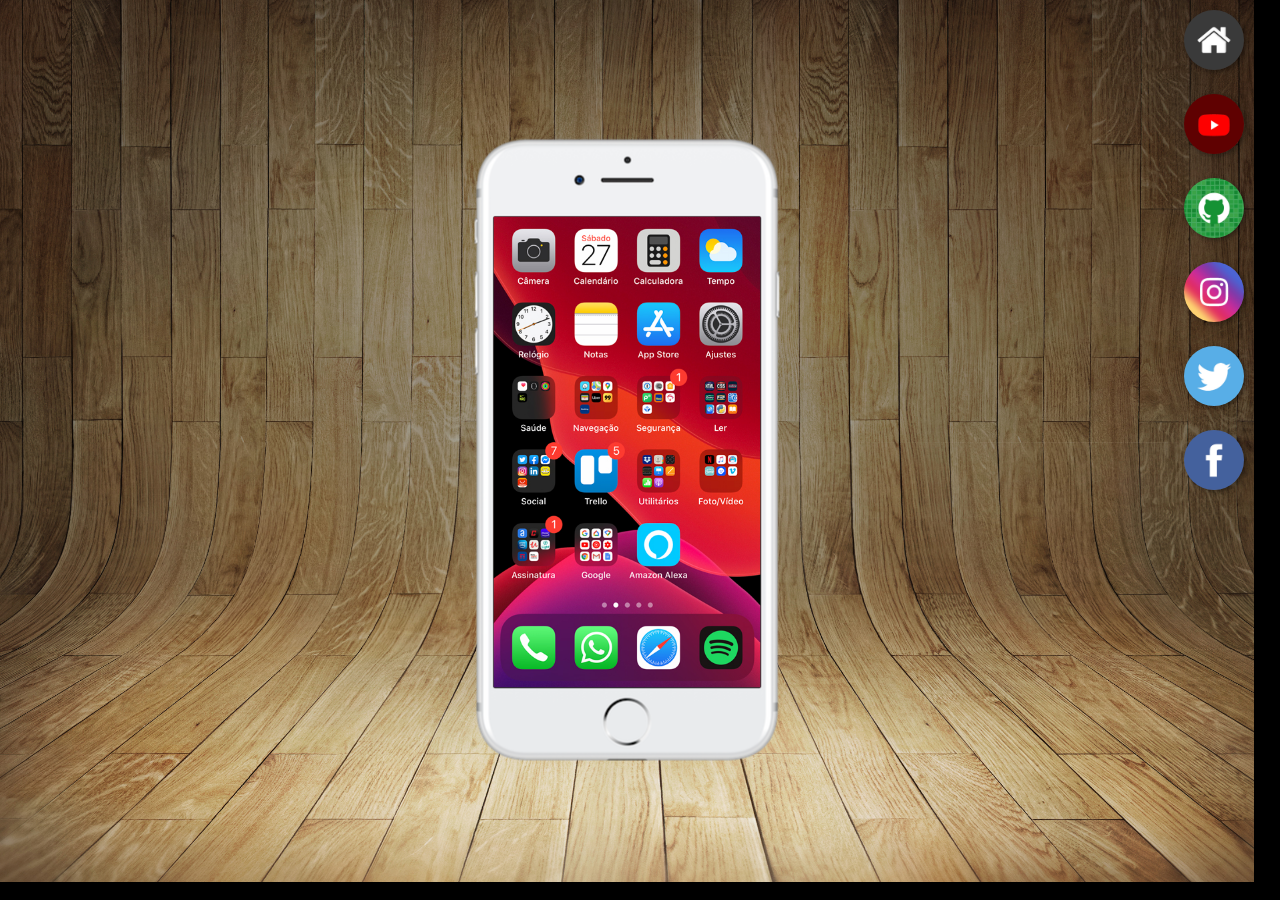
<file: index.html>
<!DOCTYPE html>
<html lang="pt-br">
<head>
    <meta charset="UTF-8">
    <meta http-equiv="X-UA-Compatible" content="IE=edge">
    <meta name="viewport" content="width=device-width, initial-scale=1.0">
    <link rel="shortcut icon" href="favicon.ico" type="image/x-icon">
    <link rel="stylesheet" href="estilos/style.css">
    <title>Projeto Redes Sociais</title>
</head>
<body>
    <main>
        <section id="telefone">
            <iframe src="home.html" name="tela" id="tela" frameborder="0">
                Seu navegador não é compatível com isso 
            </iframe>
        </section>
        <section id="redes-sociais">
            <a href="home.html" target="tela"><img src="imagens/logo-home.jpg" alt="Home"></a> <br>
            <a href="youtube.html" target="tela"><img src="imagens/logo-youtube.jpg" alt="YouTube"></a> <br>
            <a href="github.html" target="tela"><img src="imagens/logo-github.jpg" alt="GitHub"></a> <br>
            <a href="instagram.html" target="tela"><img src="imagens/logo-instagram.jpg" alt="Instagram"></a> <br>
            <a href="twitter.html" target="tela"><img src="imagens/logo-twitter.jpg" alt="Twitter"></a> <br>
            <a href="facebook.html" target="tela"><img src="imagens/logo-facebook.jpg" alt="Facebook"></a>
        </section>
    </main>
</body>
</html>
</file>
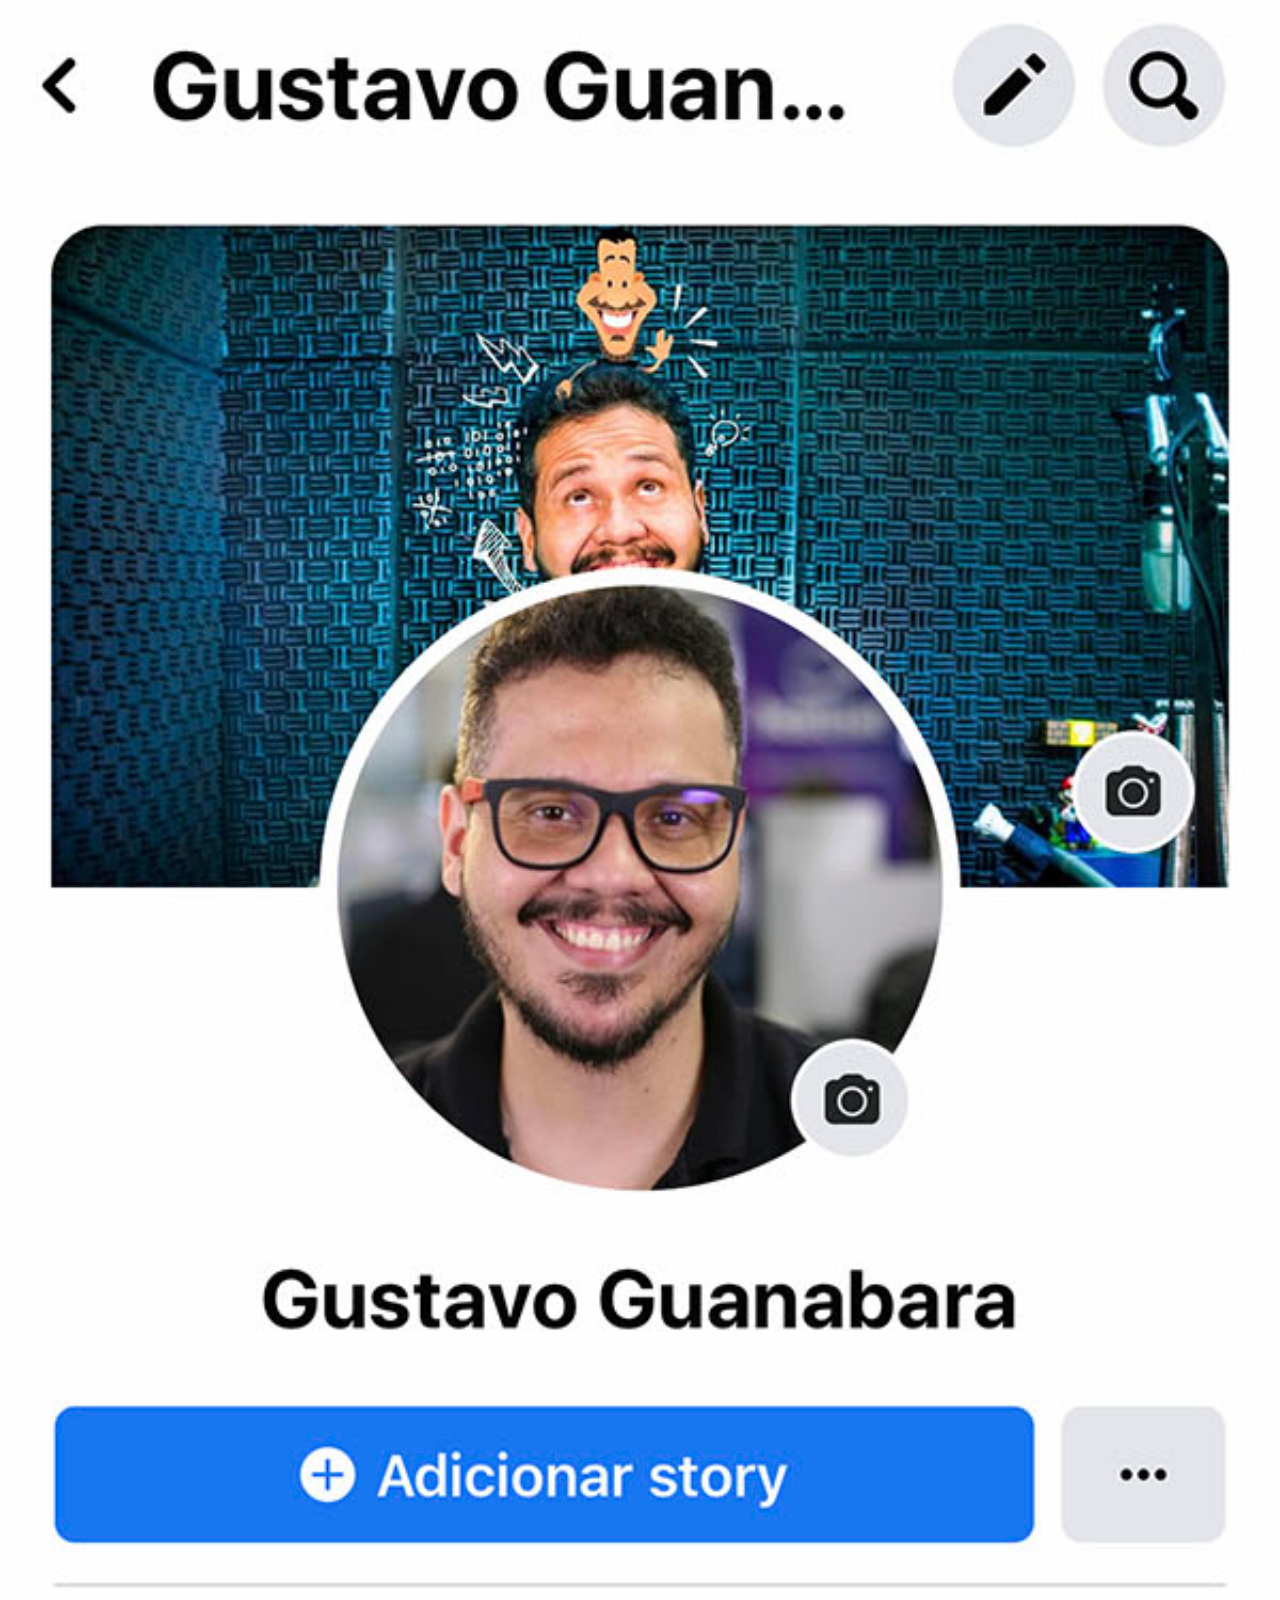
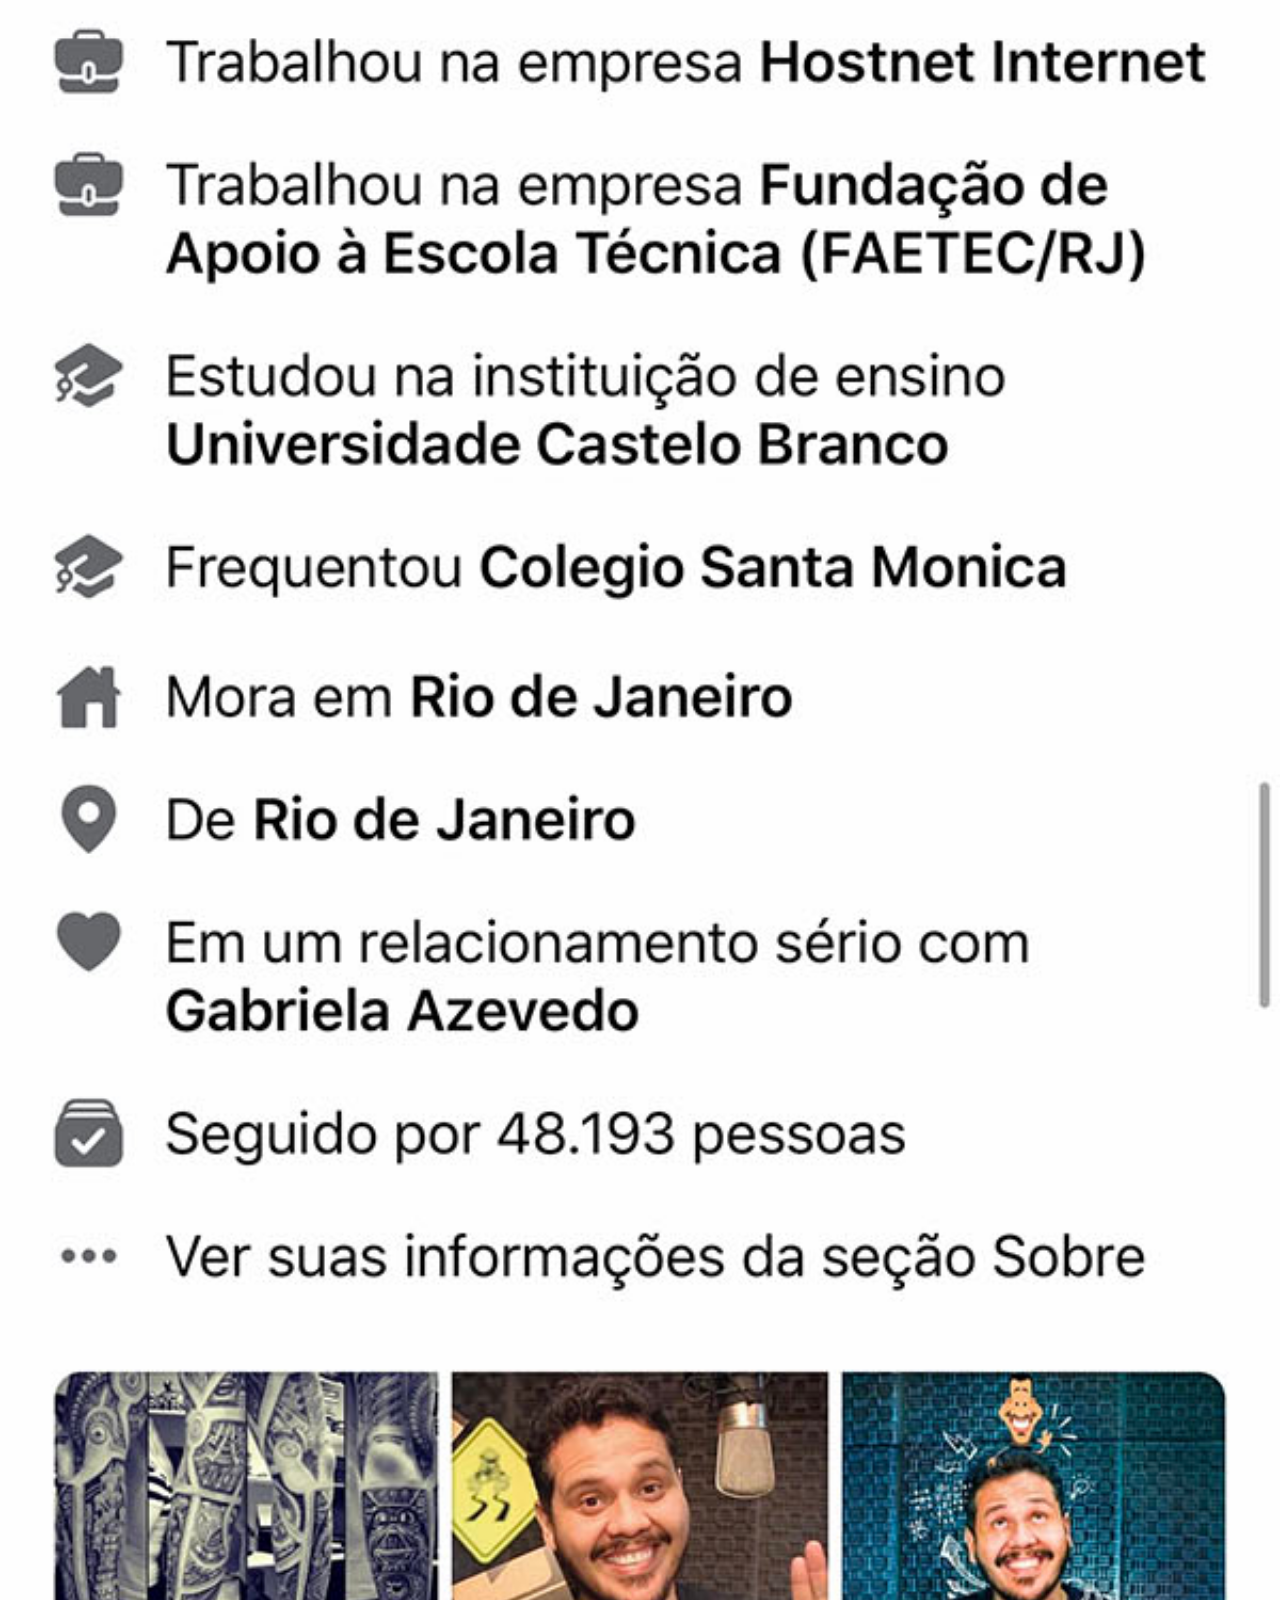
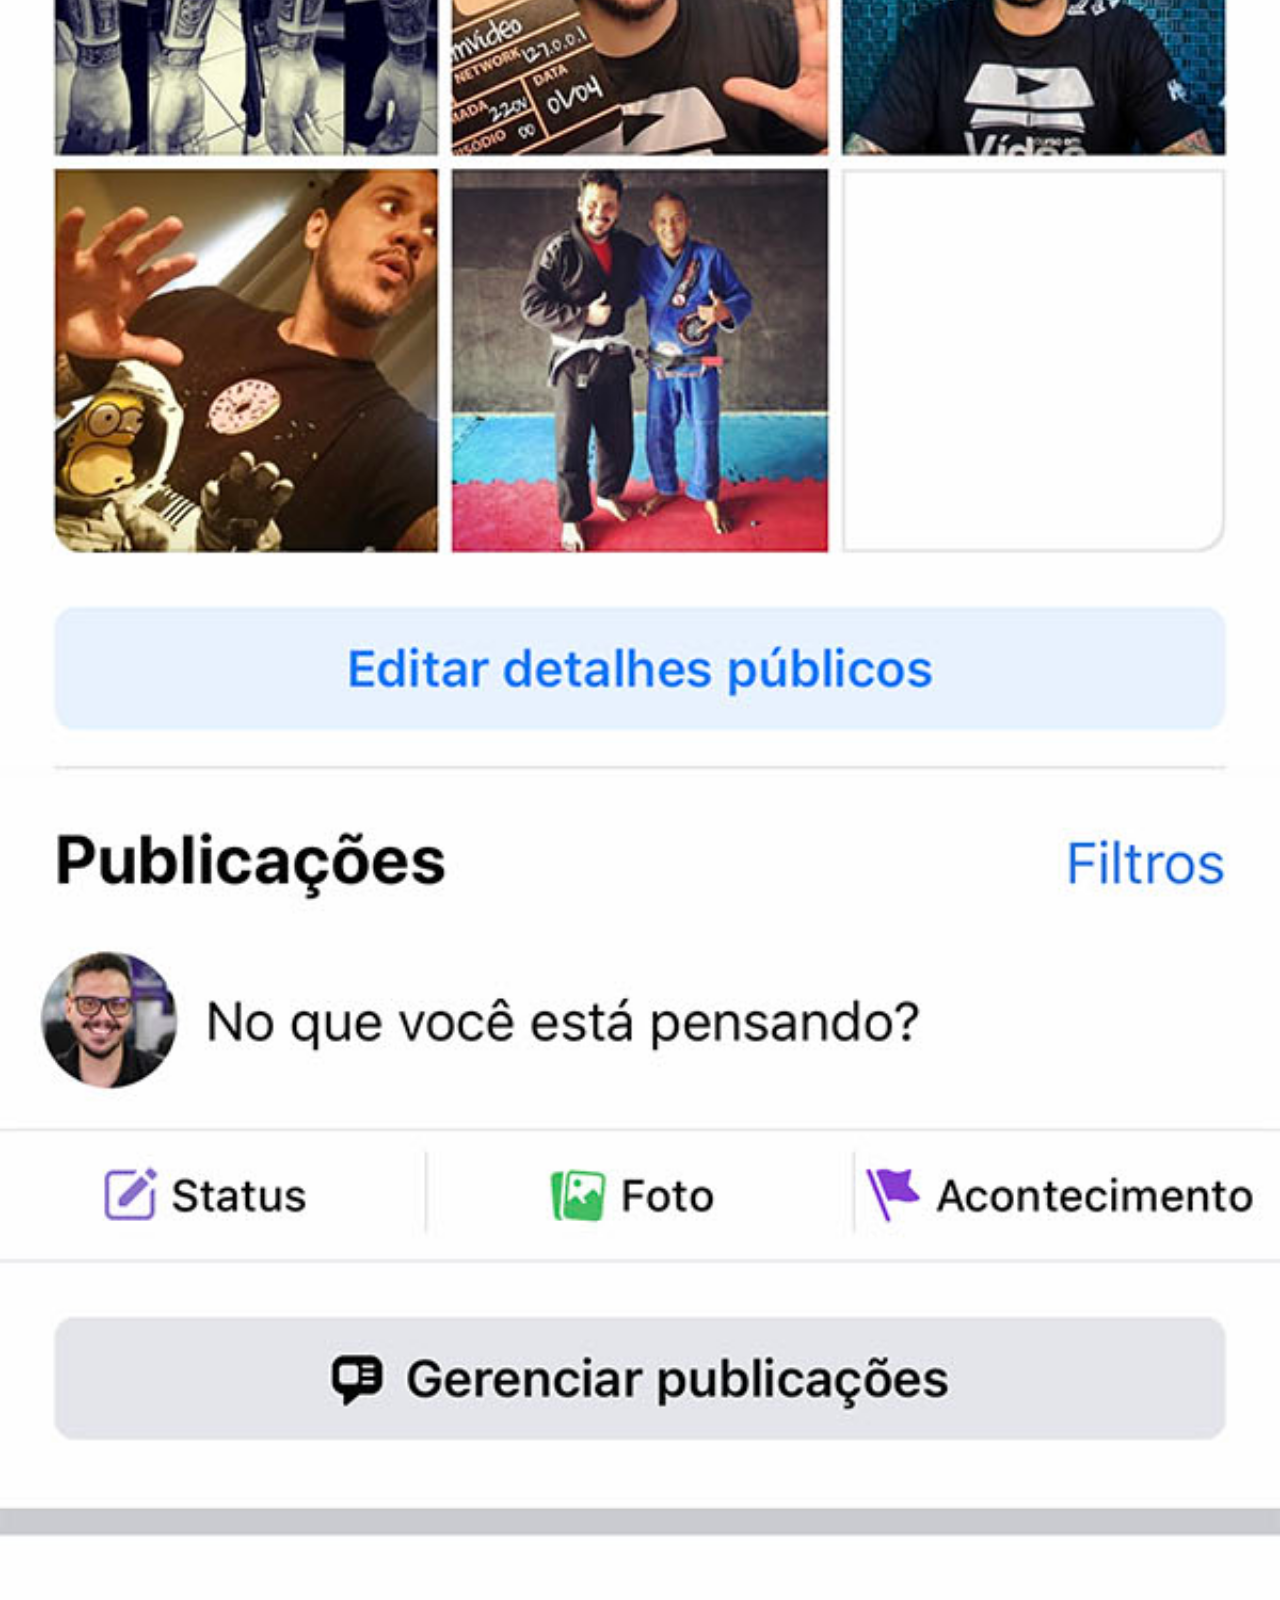
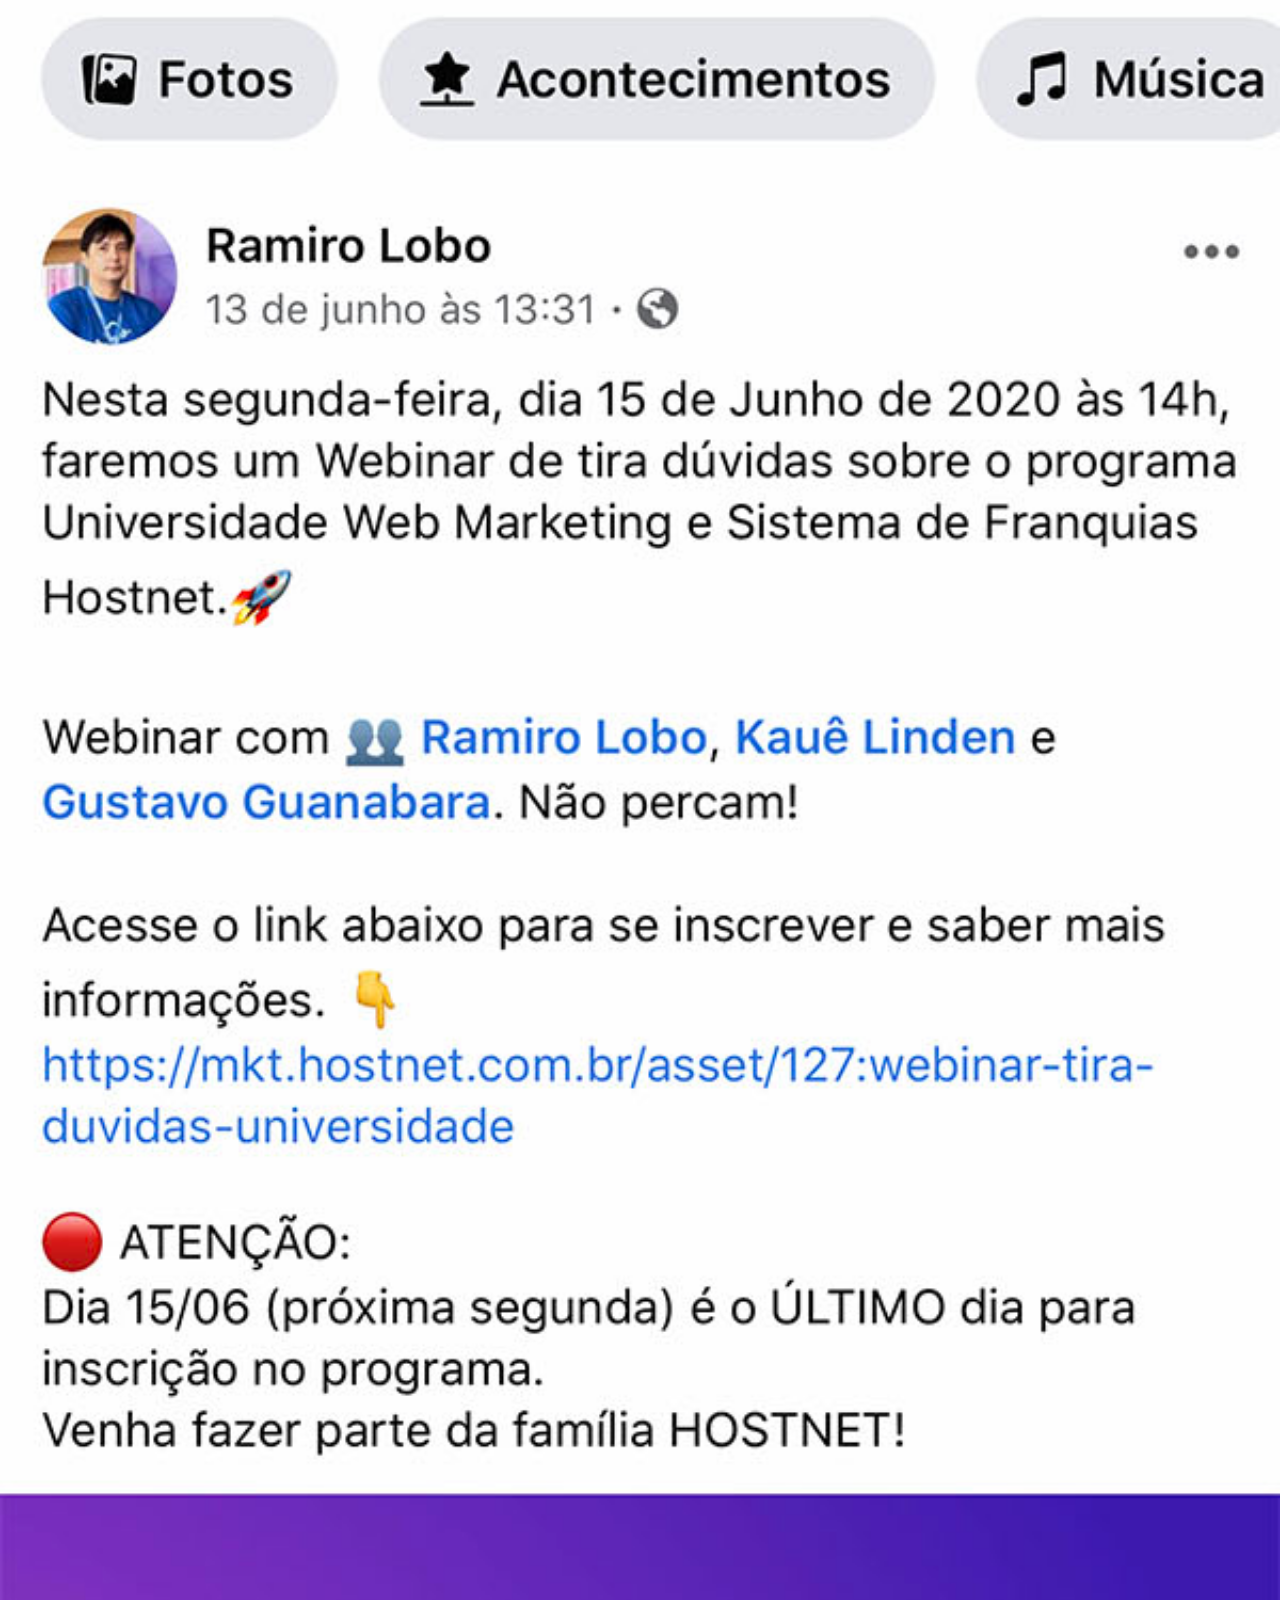
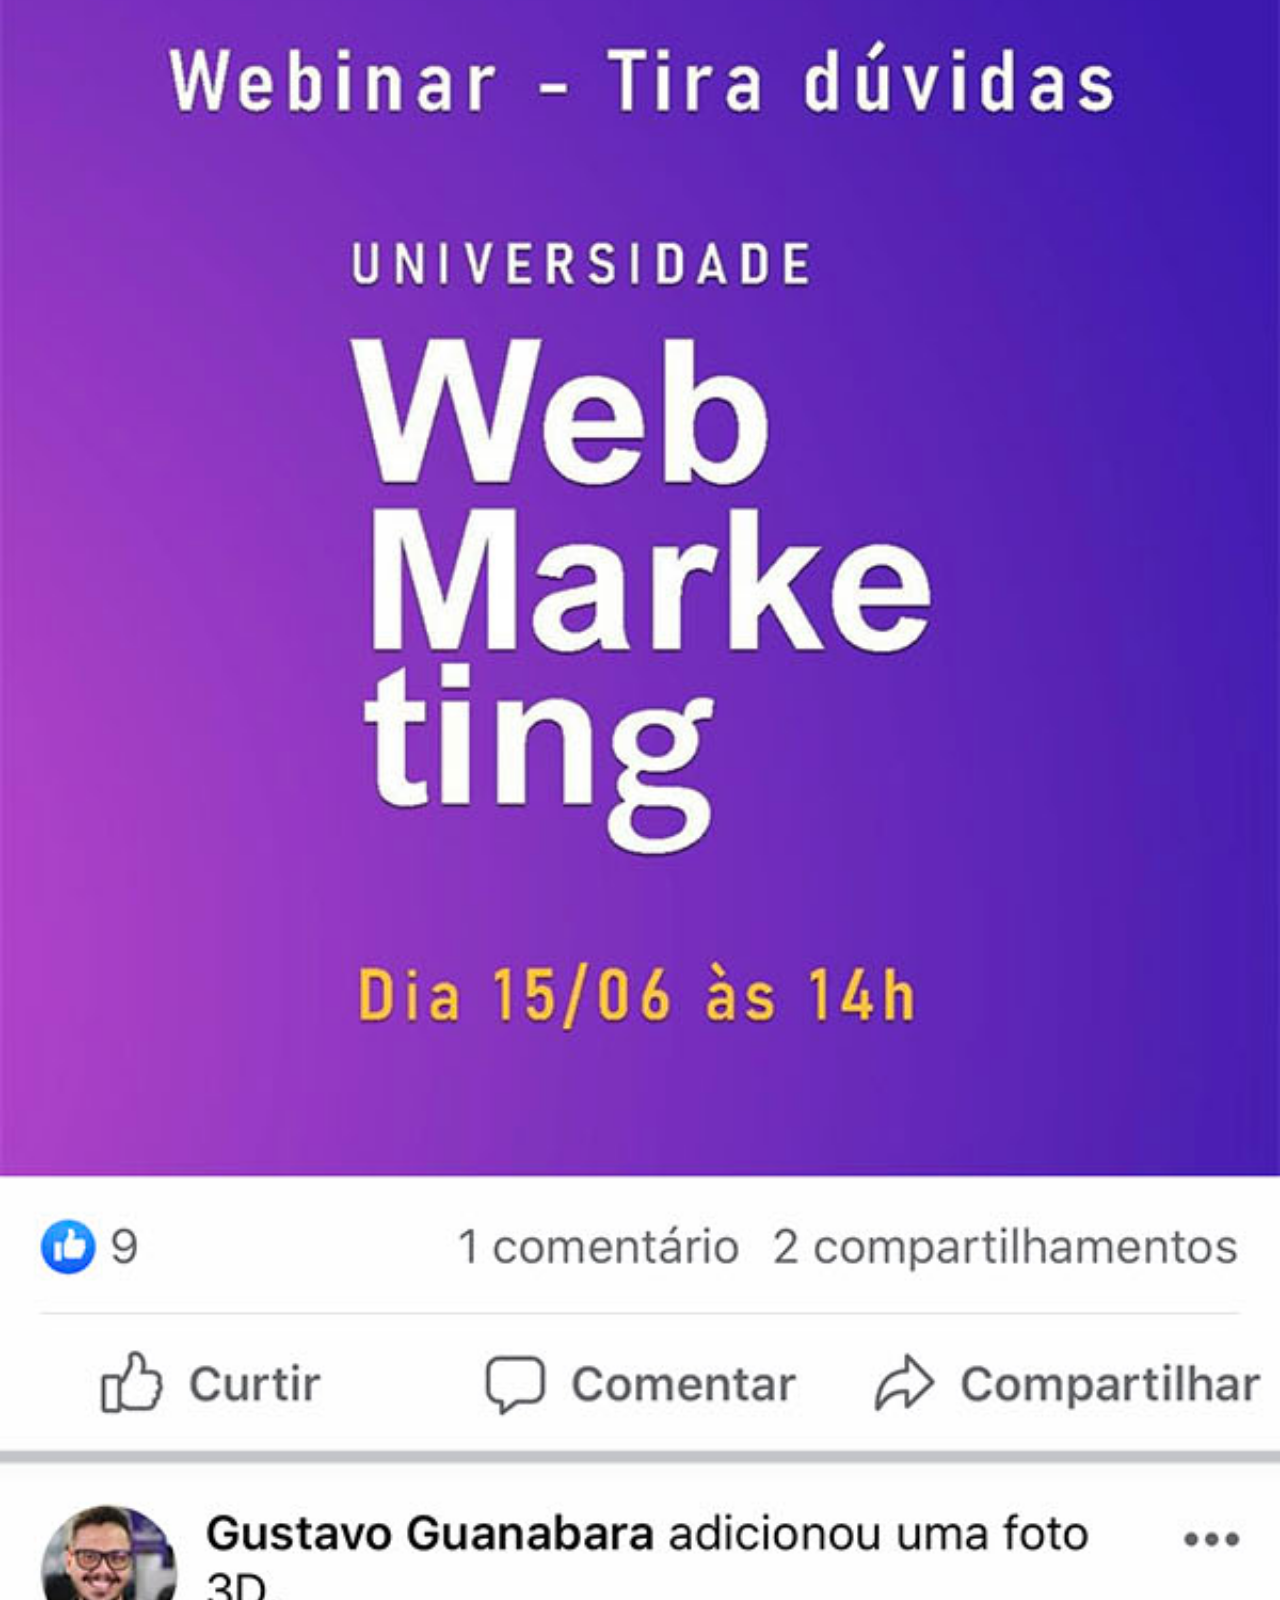
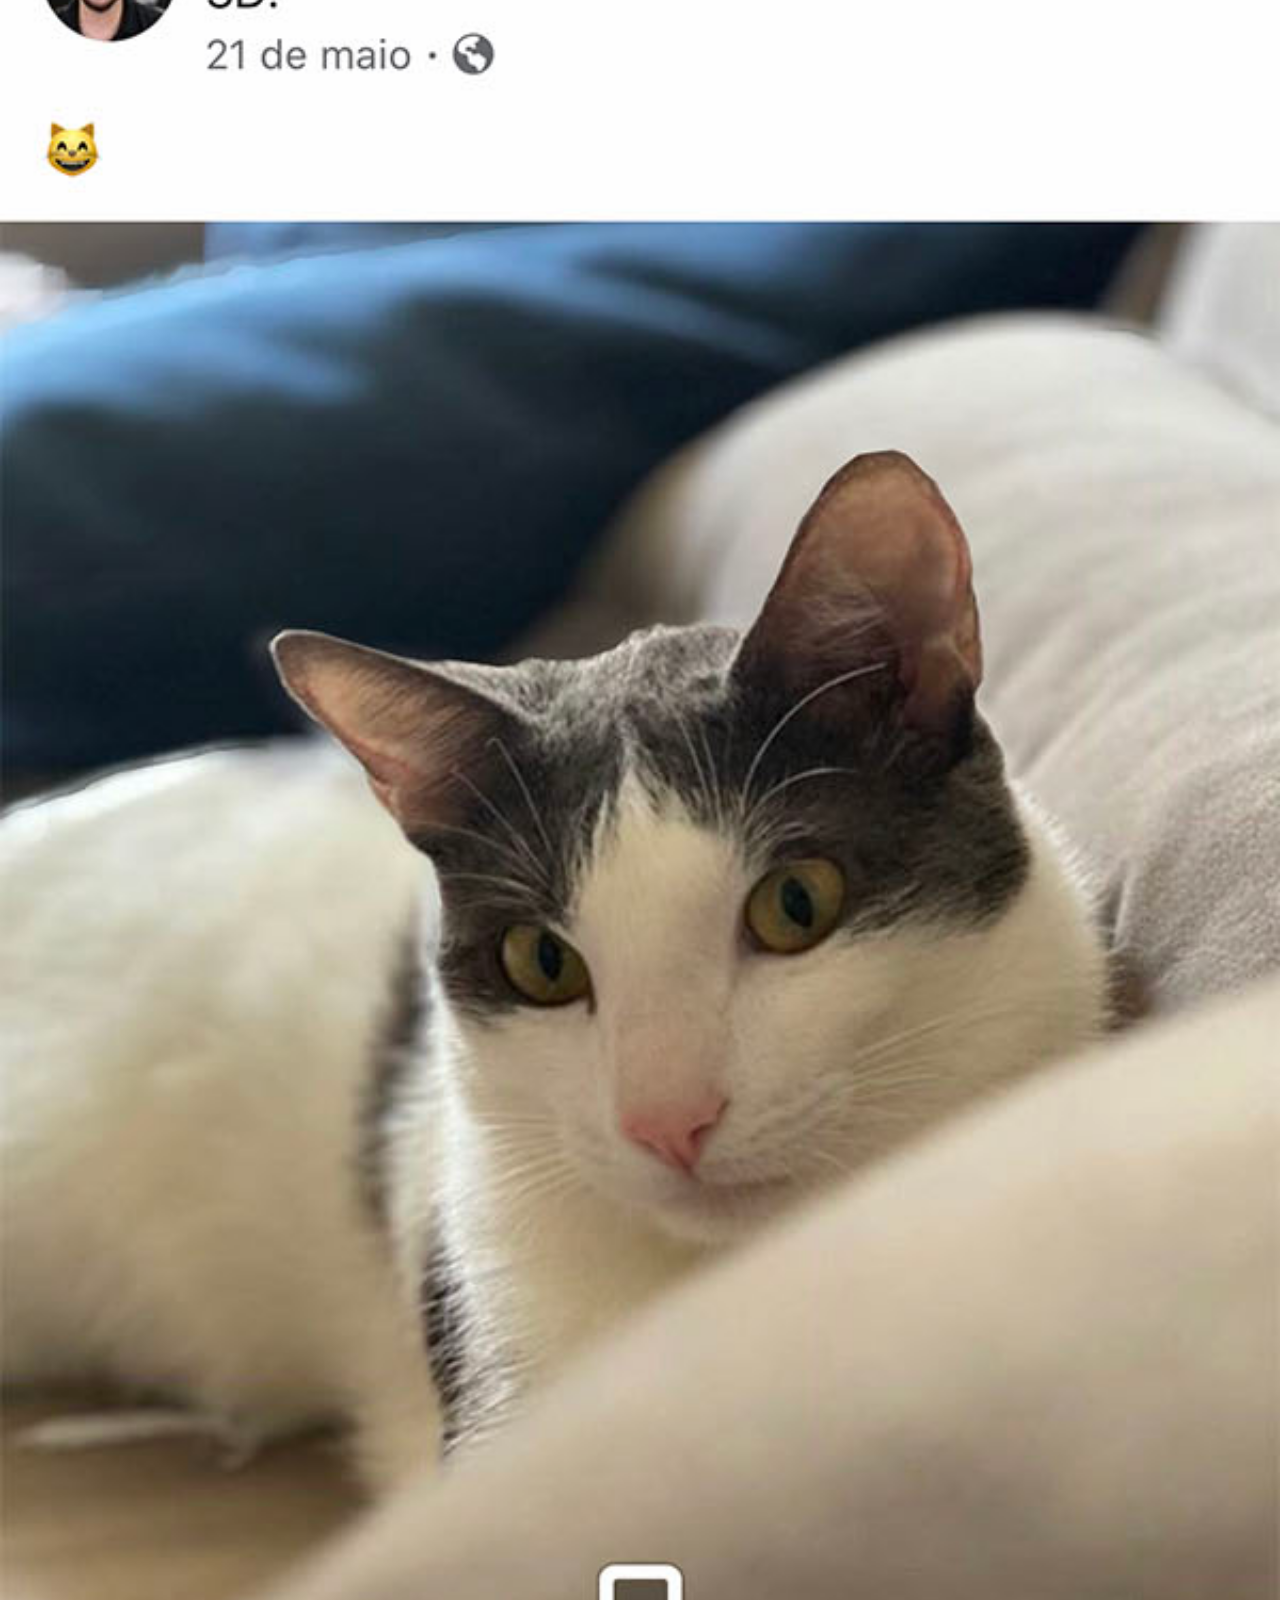
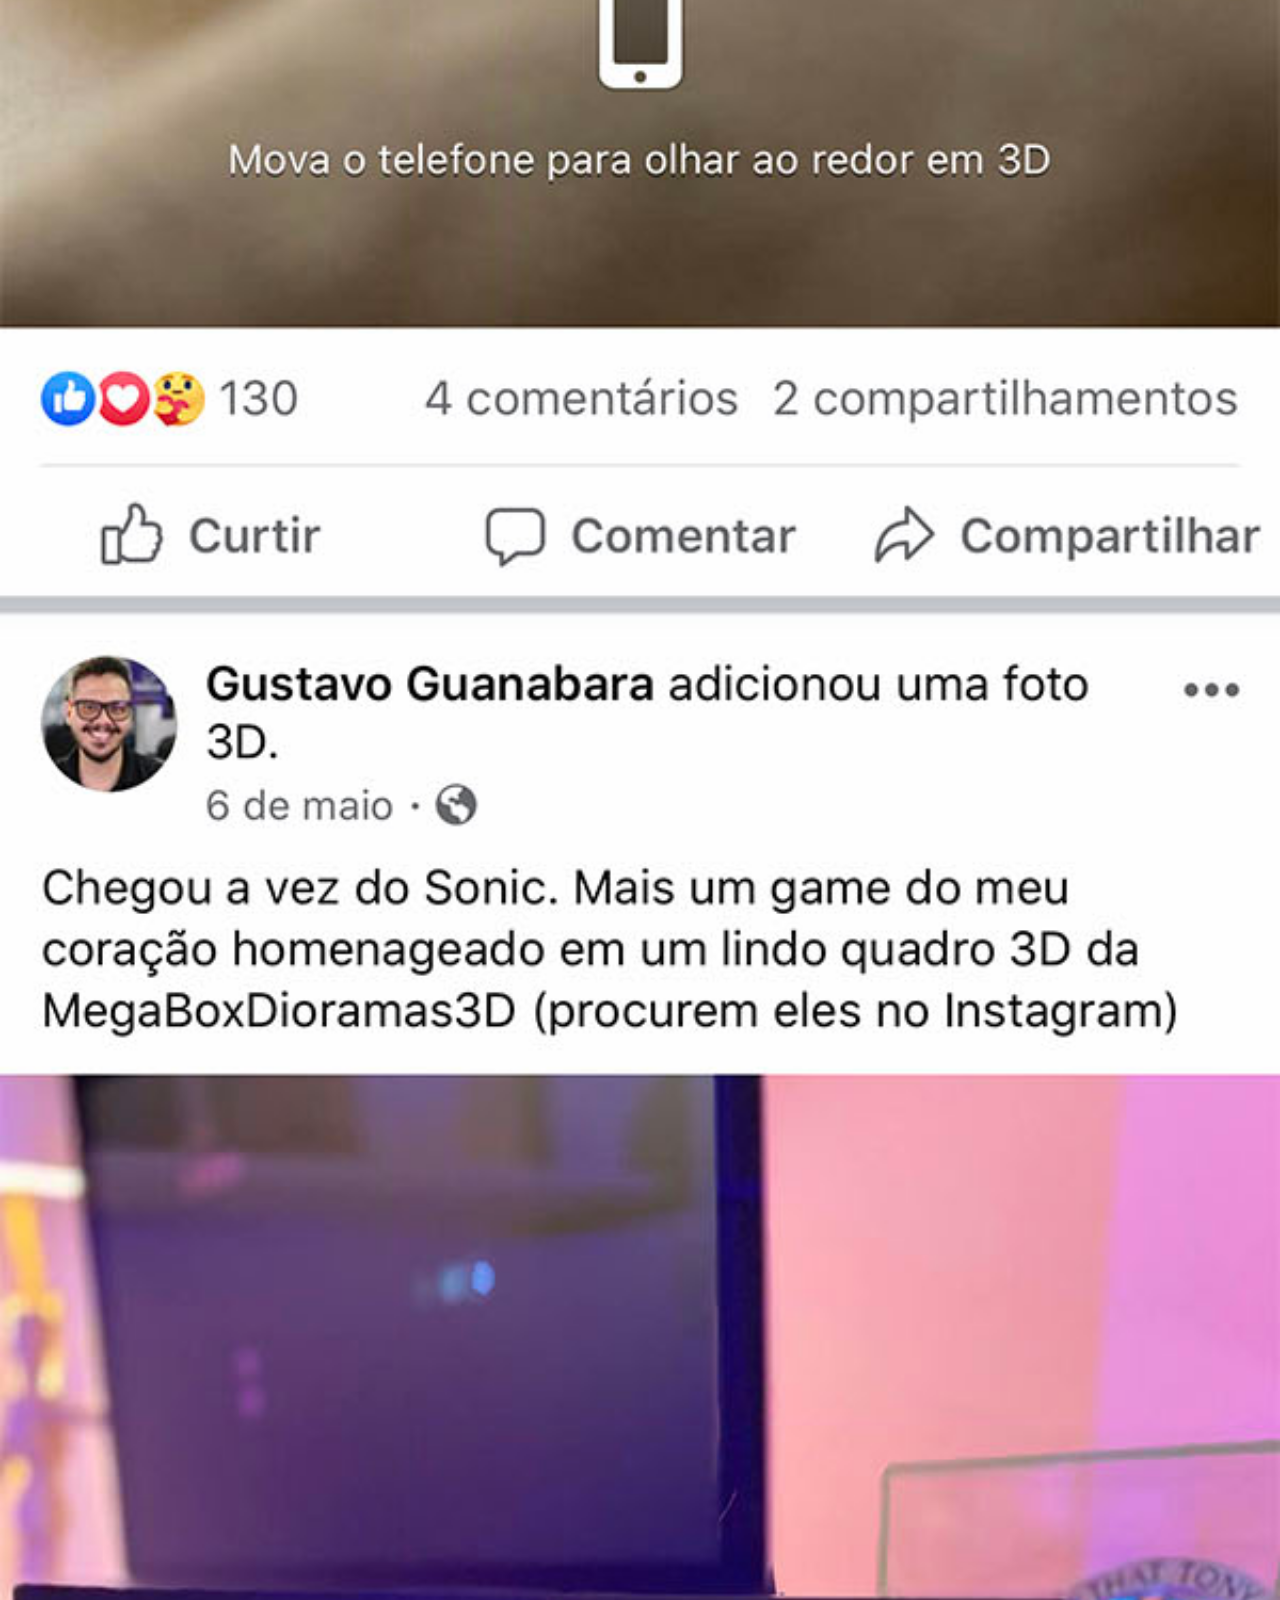
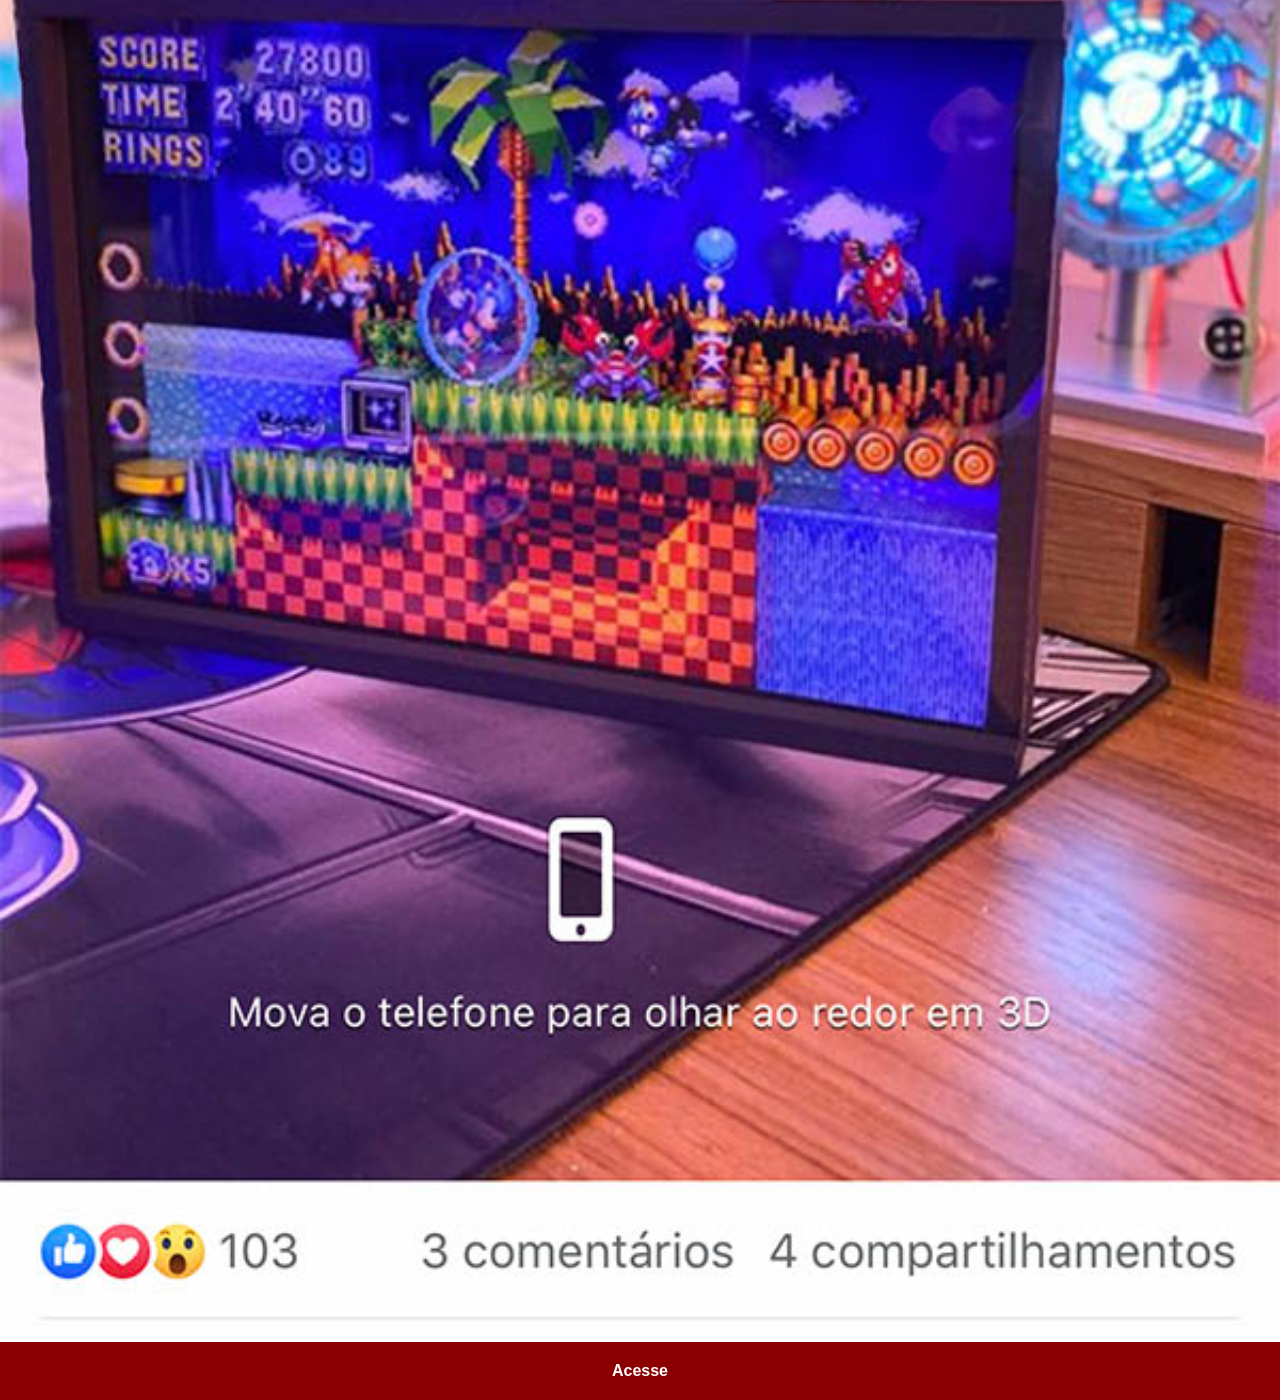
<file: facebook.html>
<!DOCTYPE html>
<html lang="pt-br">
<head>
    <meta charset="UTF-8">
    <meta http-equiv="X-UA-Compatible" content="IE=edge">
    <meta name="viewport" content="width=device-width, initial-scale=1.0">
    <link rel="stylesheet" href="estilos/social.css">
    <title>Facebook</title>
</head>
<body>
    <img src="imagens/tela-facebook.jpg" alt="Facebook">
    <a href="https://www.facebook.com/gustavoguanabara" target="_blank">Acesse</a>
</body>
</html>
</file>
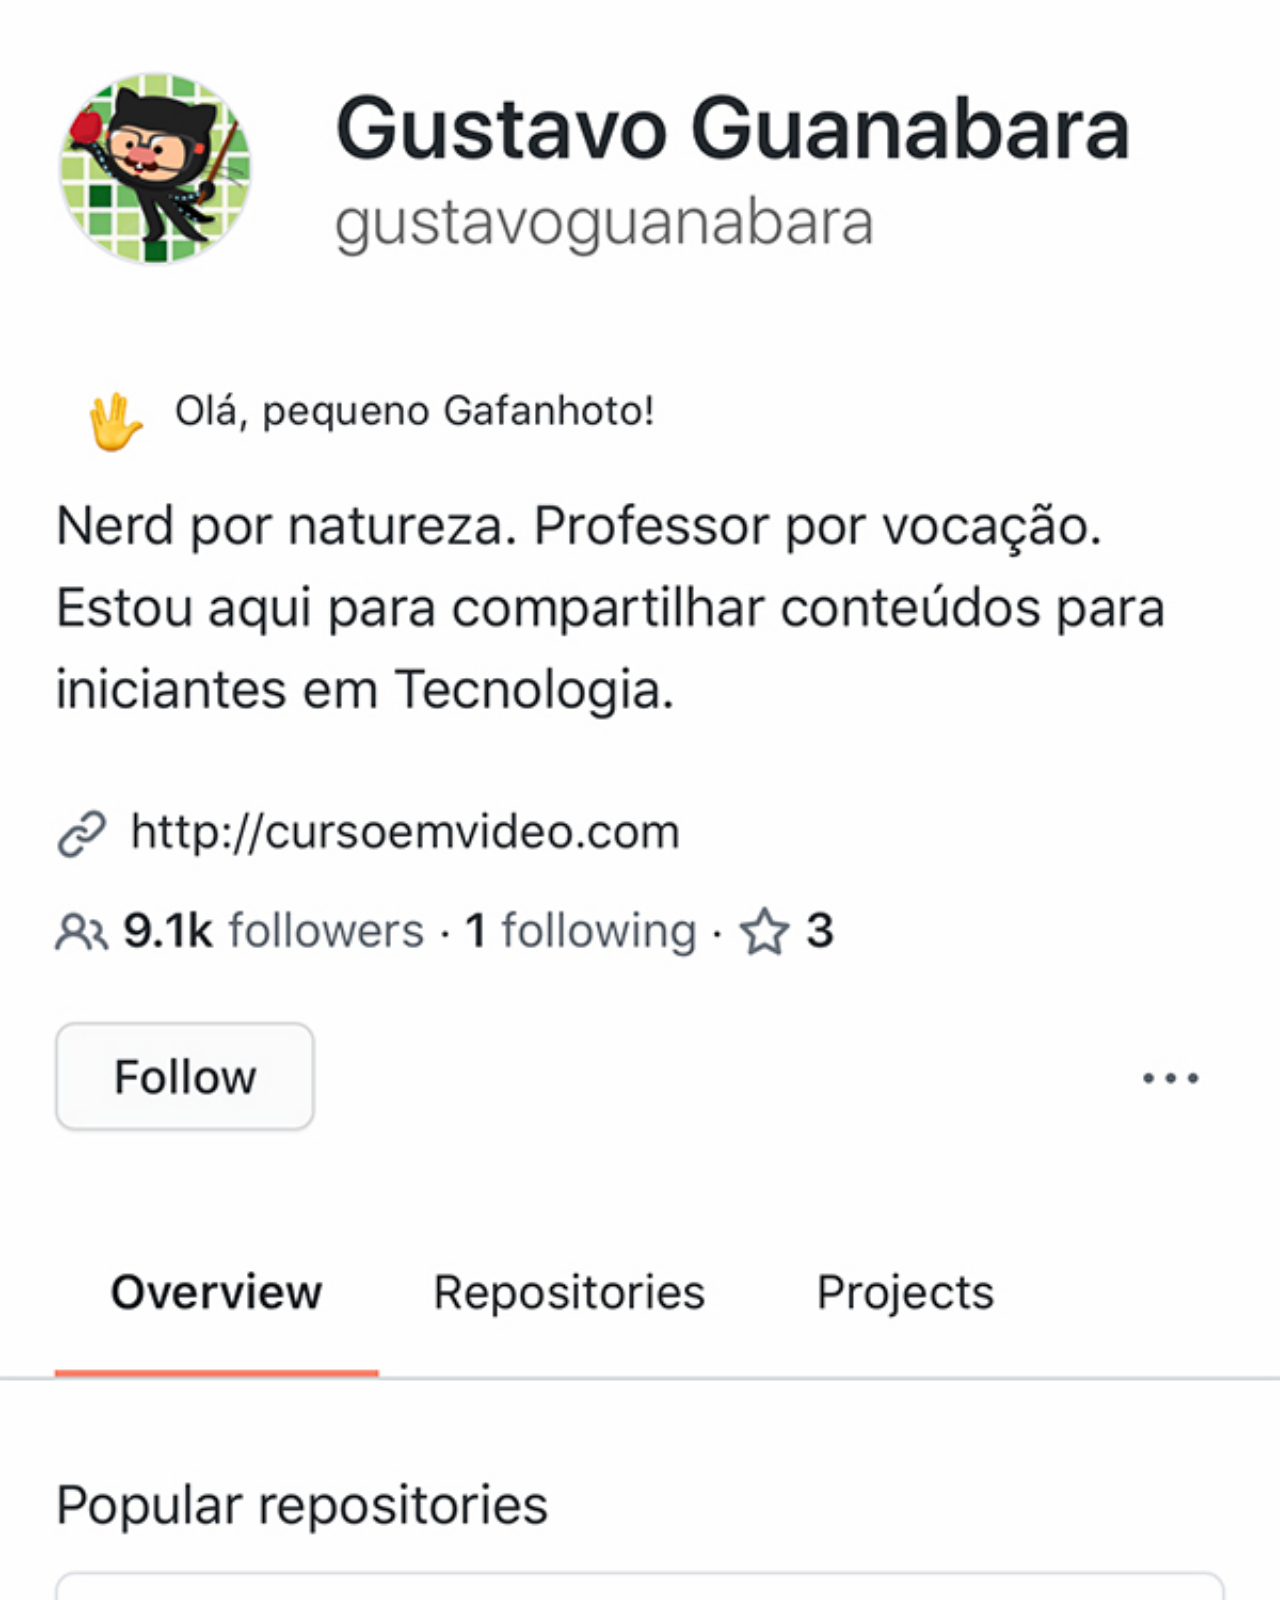
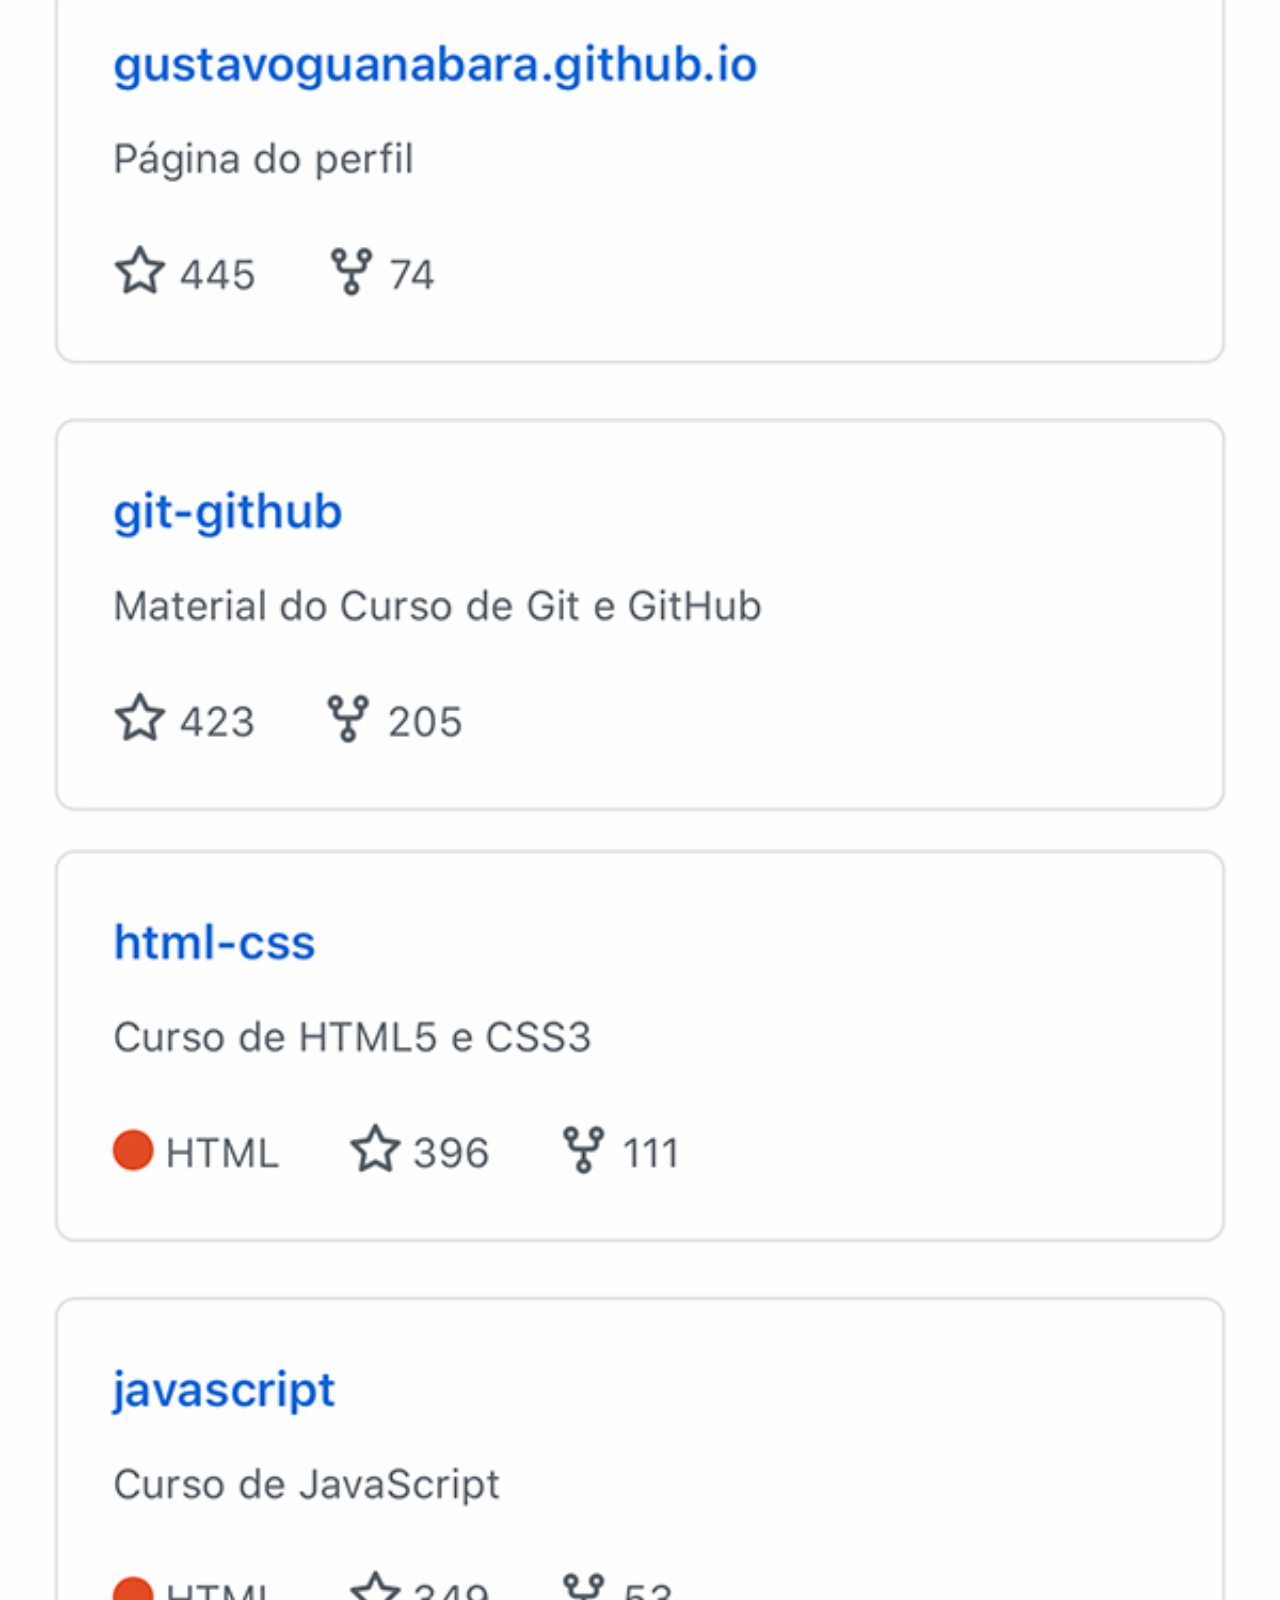
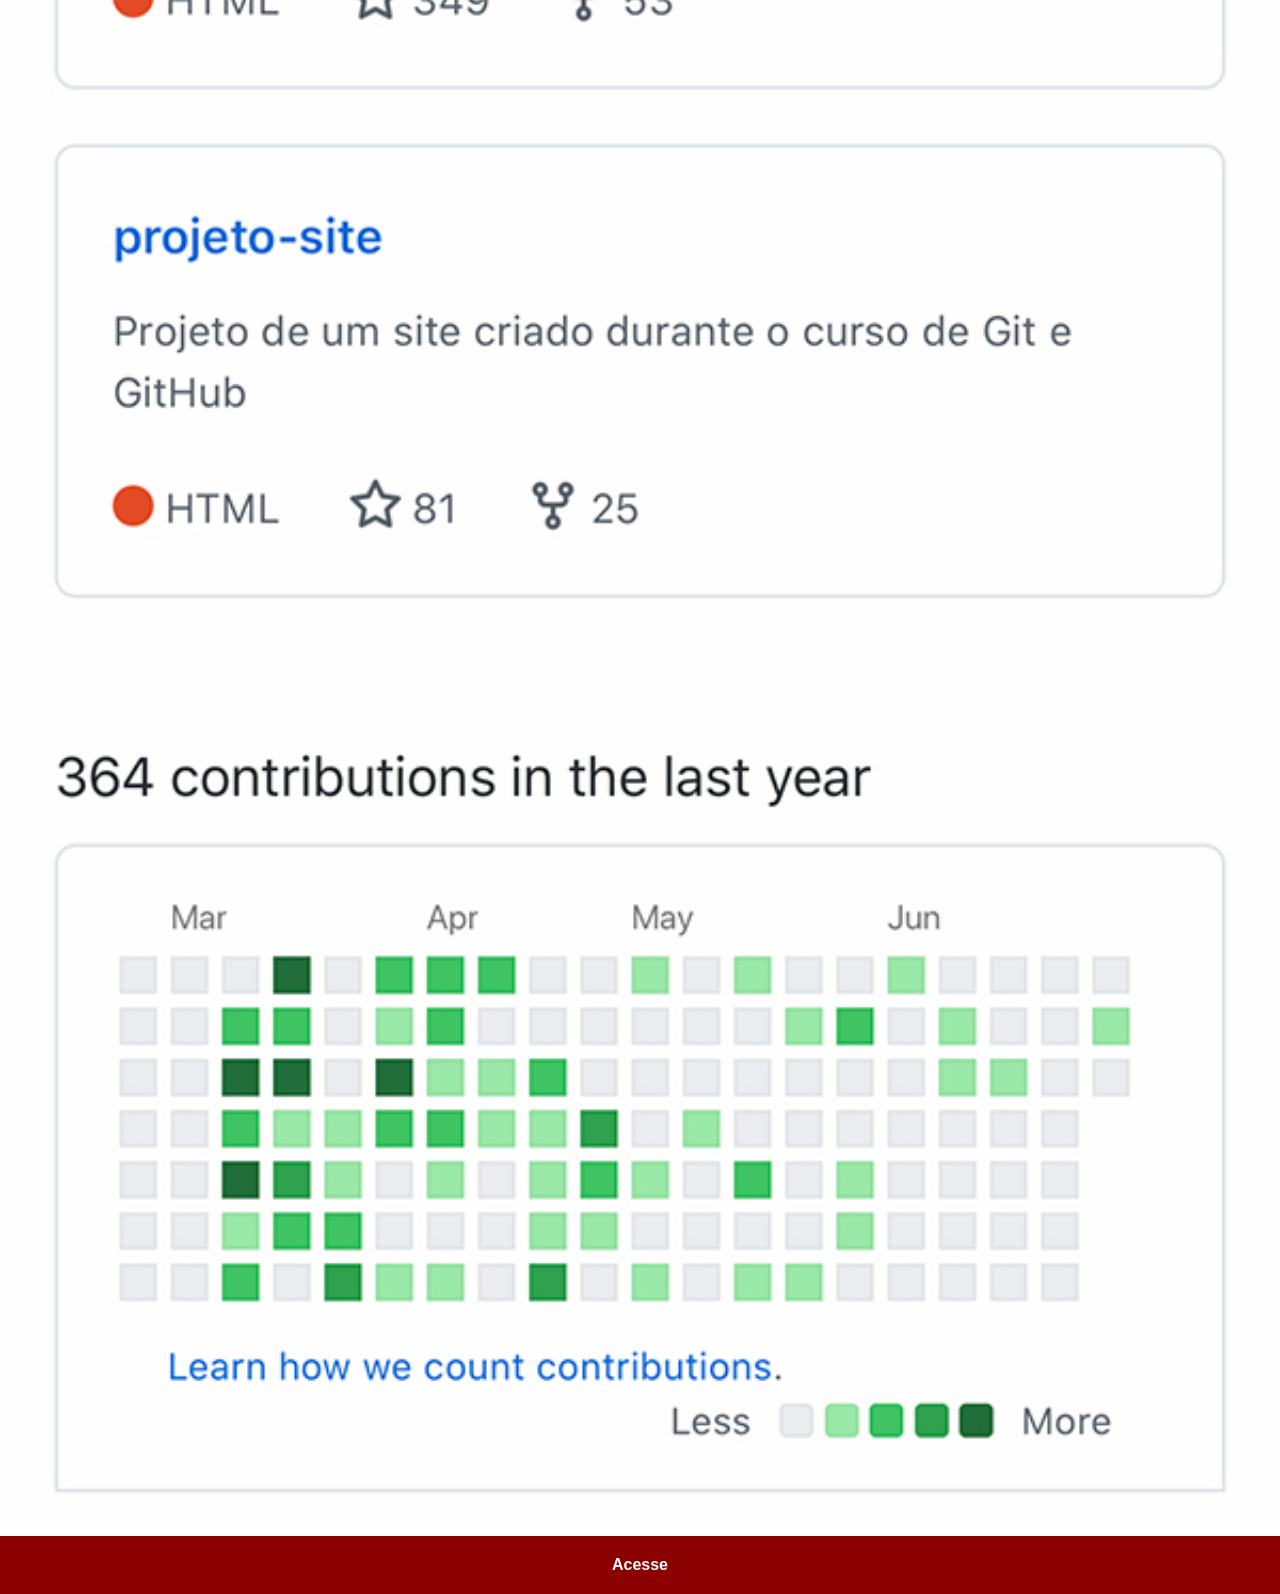
<file: github.html>
<!DOCTYPE html>
<html lang="pt-br">
<head>
    <meta charset="UTF-8">
    <meta http-equiv="X-UA-Compatible" content="IE=edge">
    <meta name="viewport" content="width=device-width, initial-scale=1.0">
    <link rel="stylesheet" href="estilos/social.css">
    <title>GitHub</title>
</head>
<body>
    <img src="imagens/tela-github.jpg" alt=" GitHub">
    <a href="https://github.com/gustavoguanabara" target="_blank">Acesse</a>
</body>
</html>
</file>
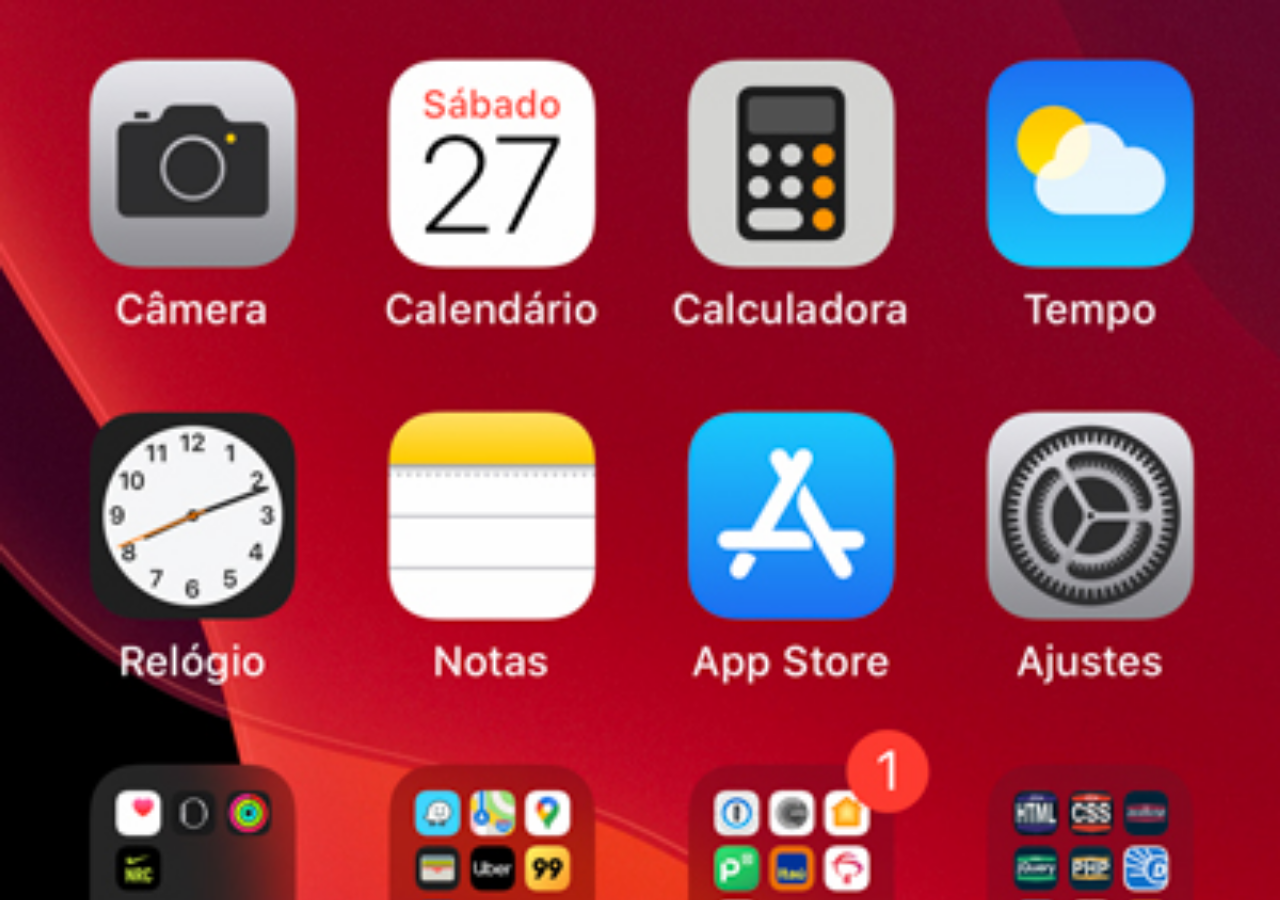
<file: home.html>
<!DOCTYPE html>
<html lang="pt-br">
<head>
    <meta charset="UTF-8">
    <meta http-equiv="X-UA-Compatible" content="IE=edge">
    <meta name="viewport" content="width=device-width, initial-scale=1.0">
    <title>Home</title>
</head>
<style>
    * {
        margin: 0px;
        padding: 0px;
    }

    body {
        width: 100vw;
        height: 100vh;
        background: black url('imagens/tela-home.jpg') no-repeat top center;
        background-size: cover;
    }

</style>
<body>
    
</body>
</html>
</file>
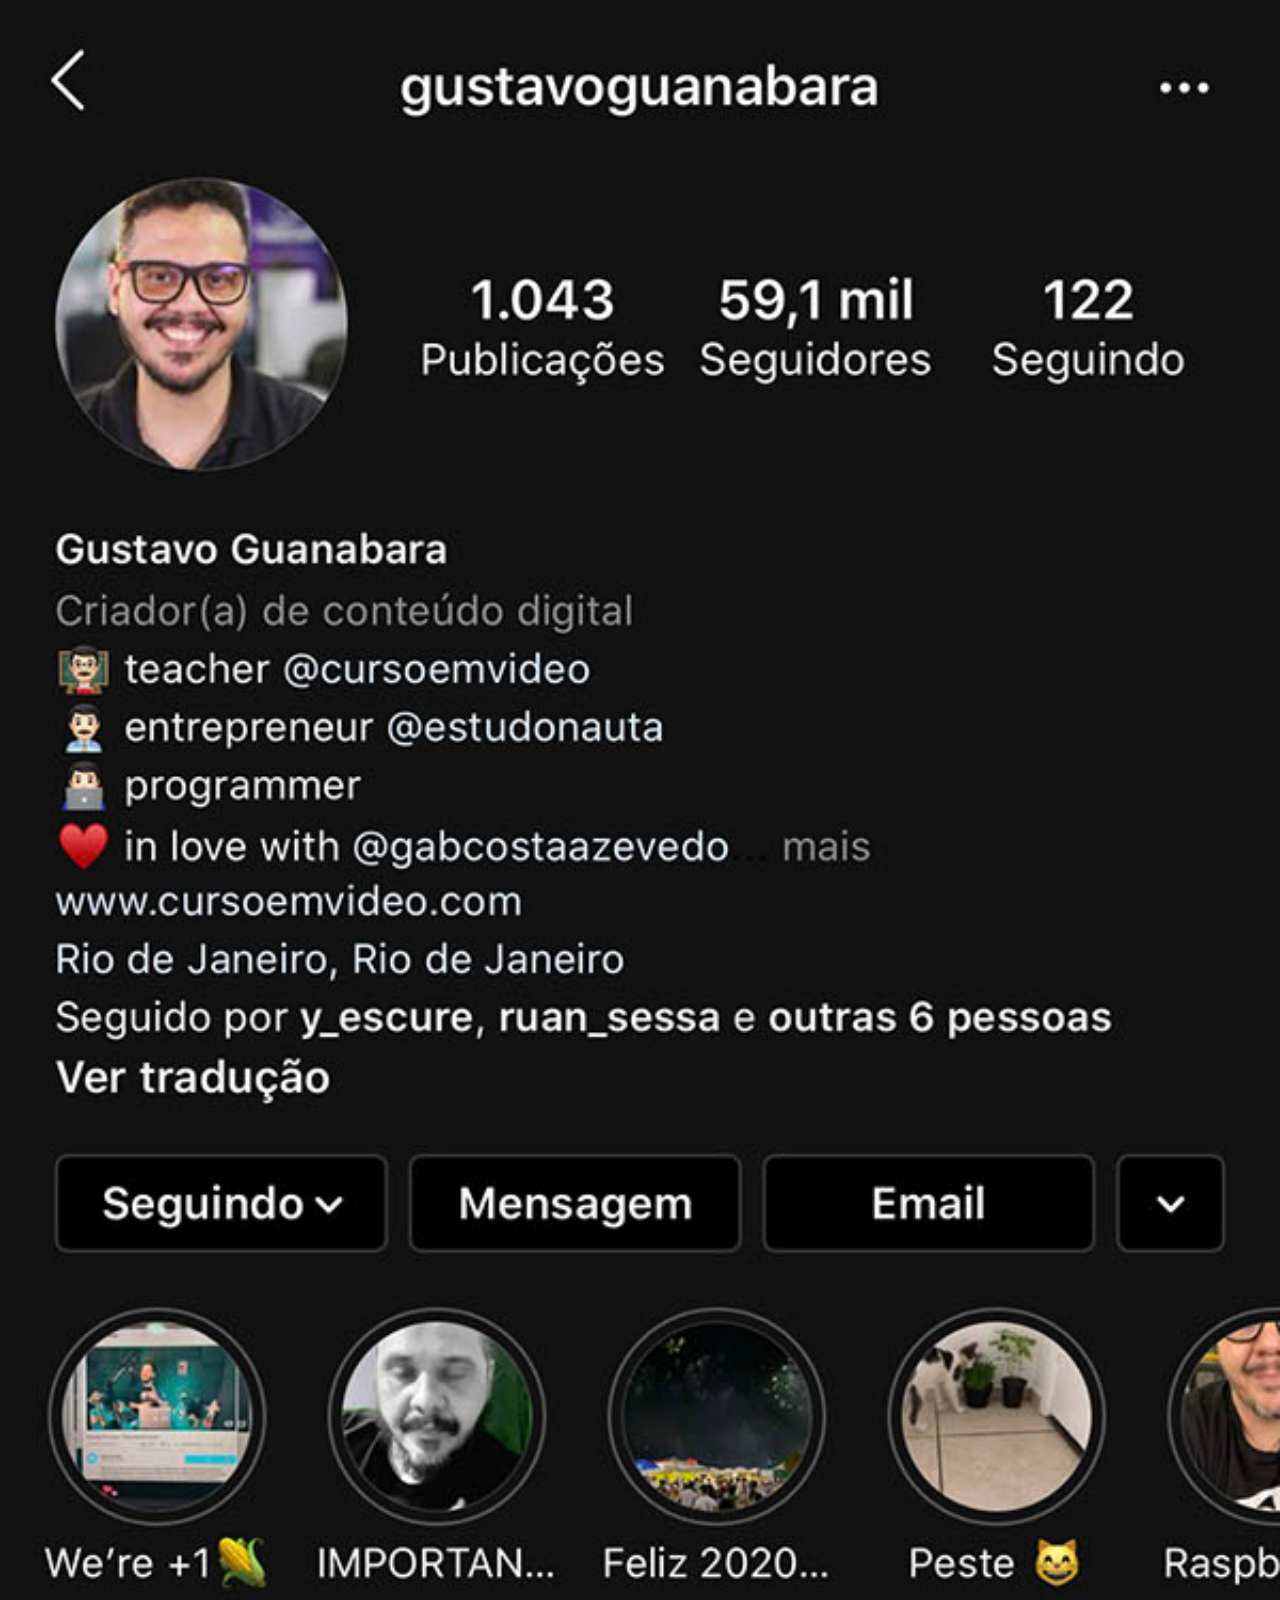
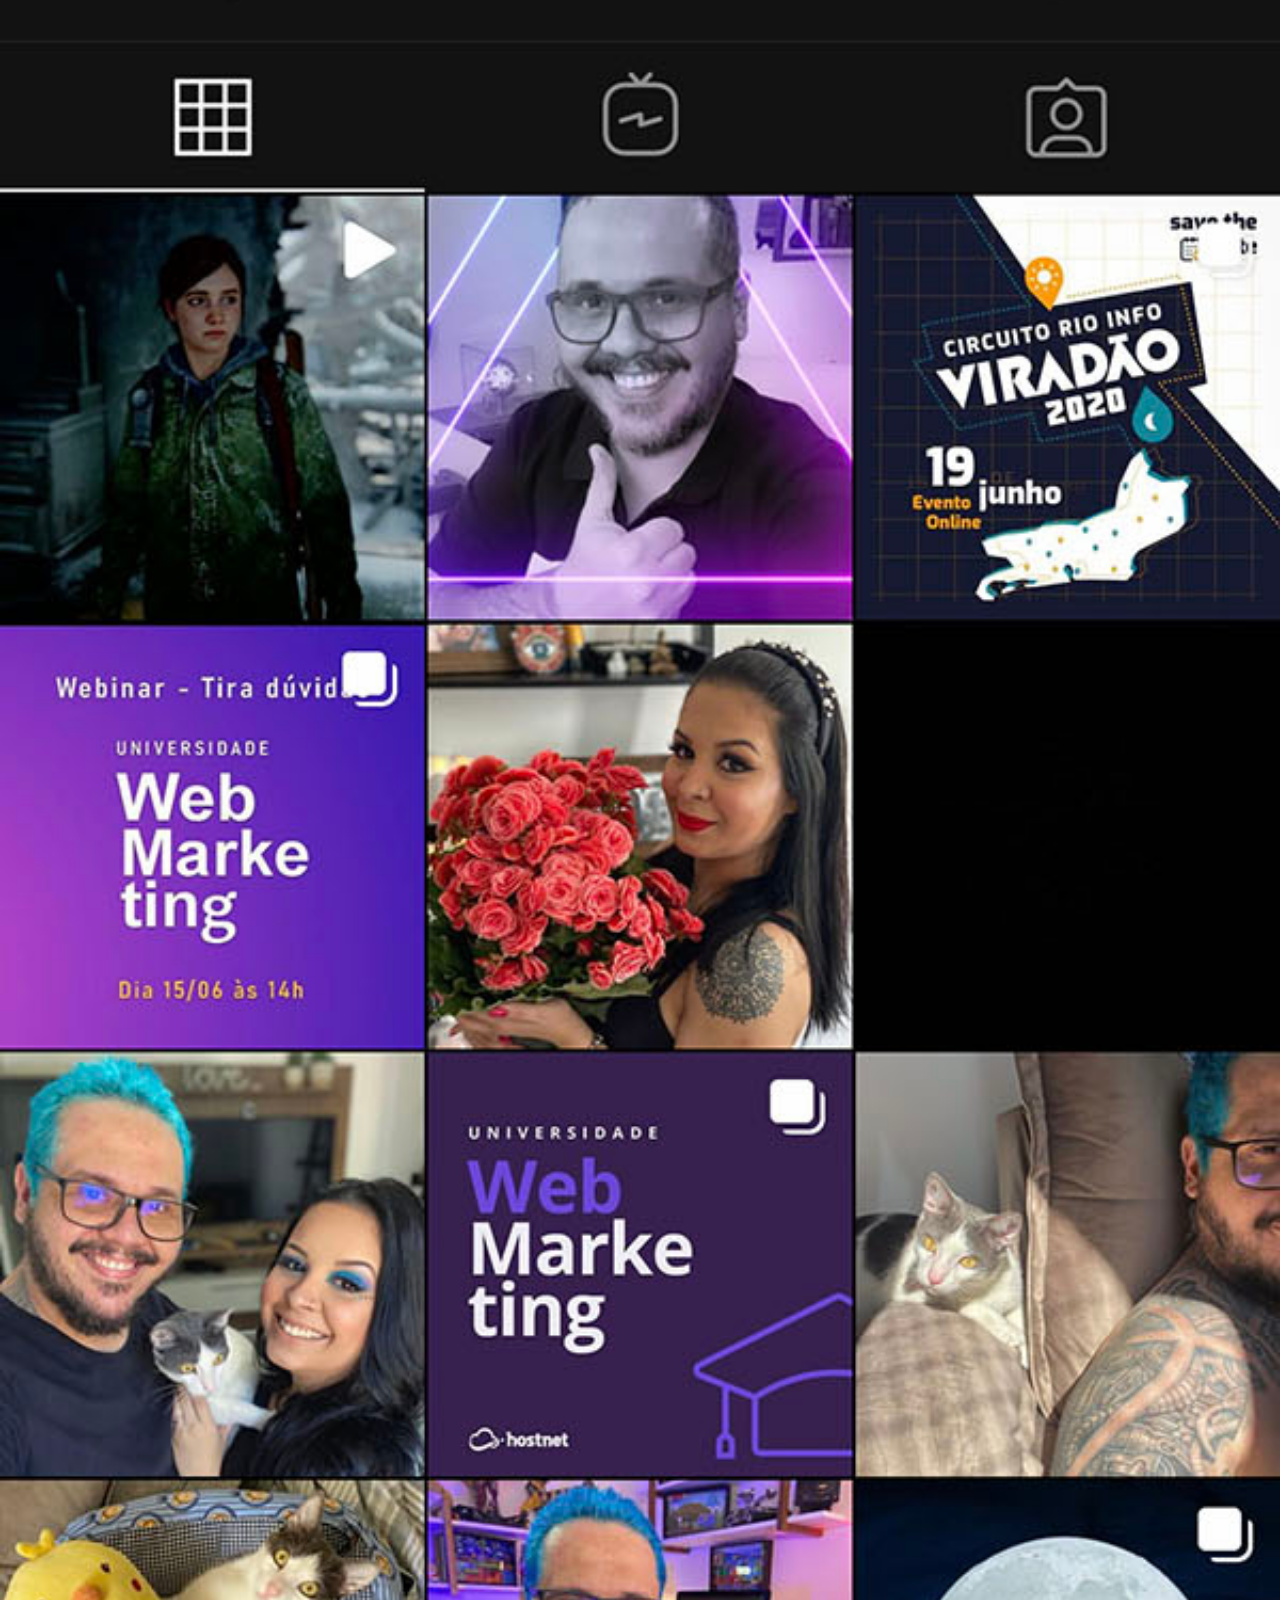
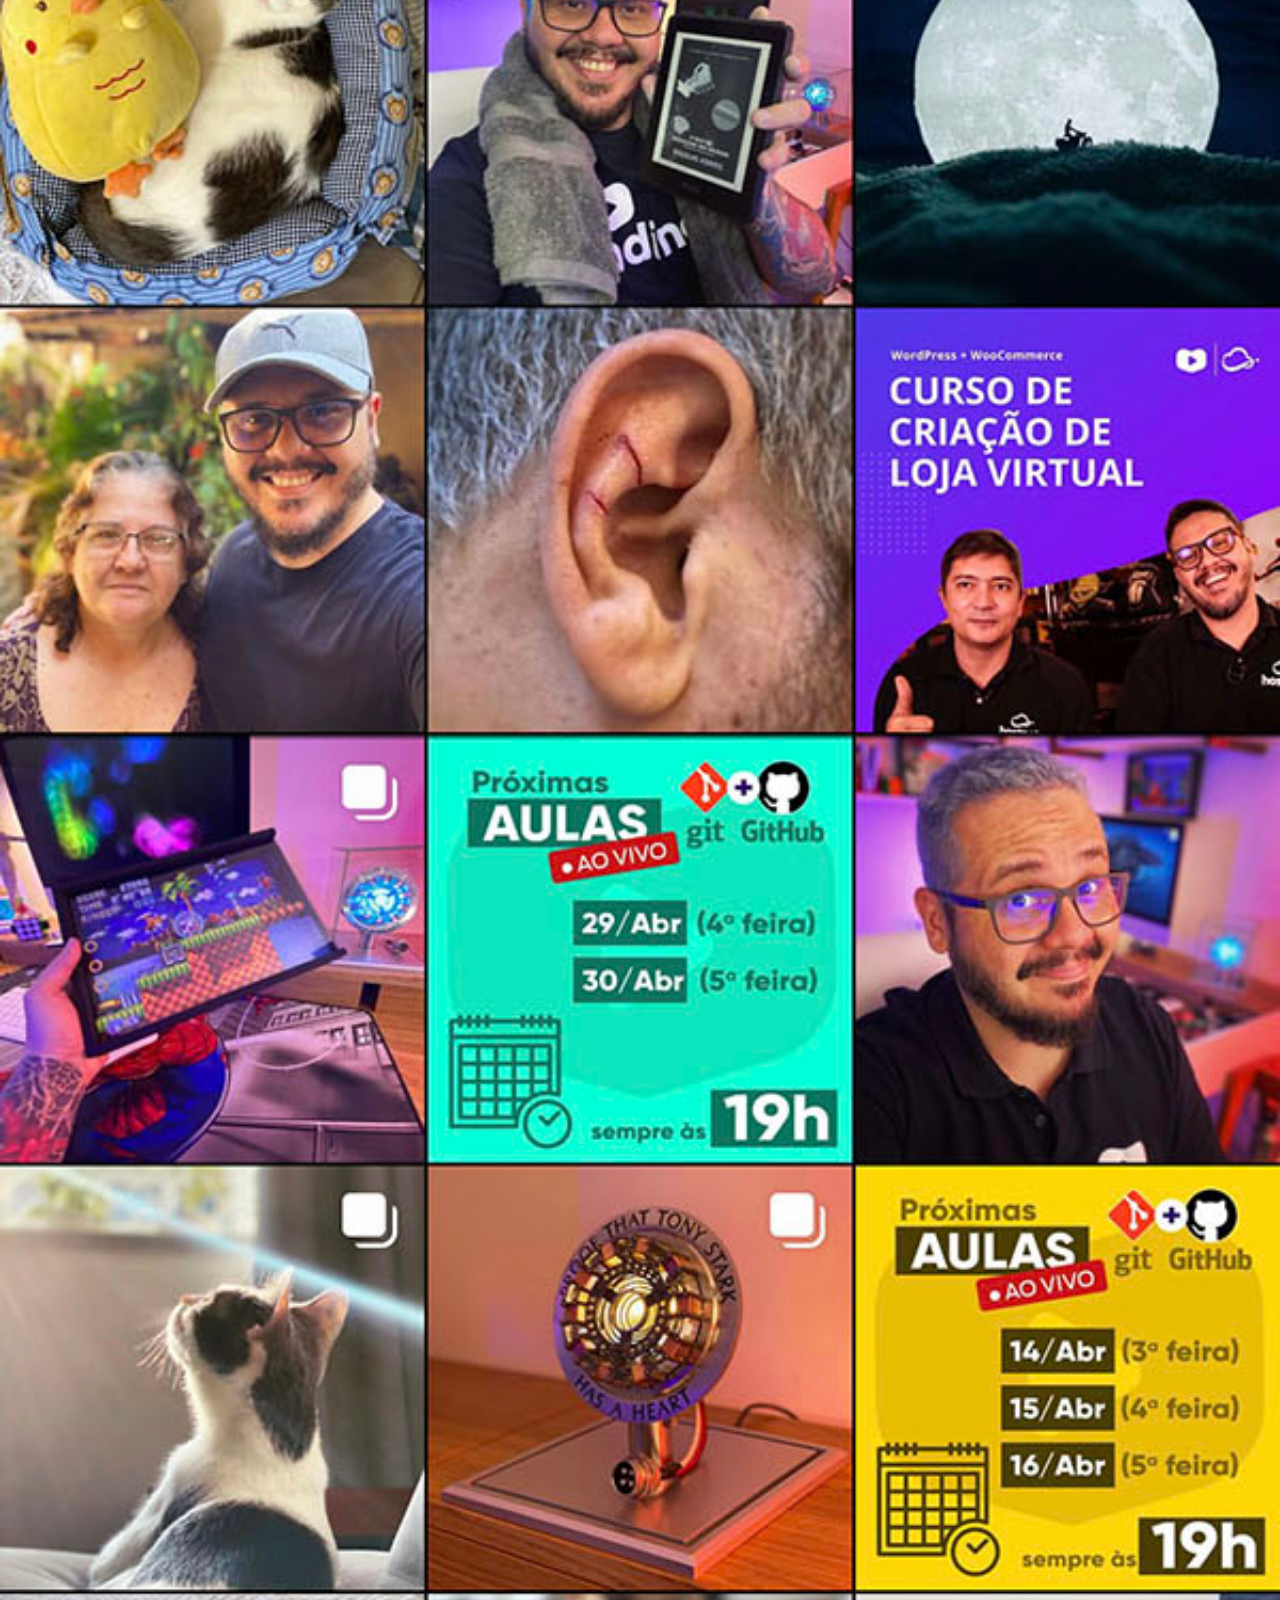
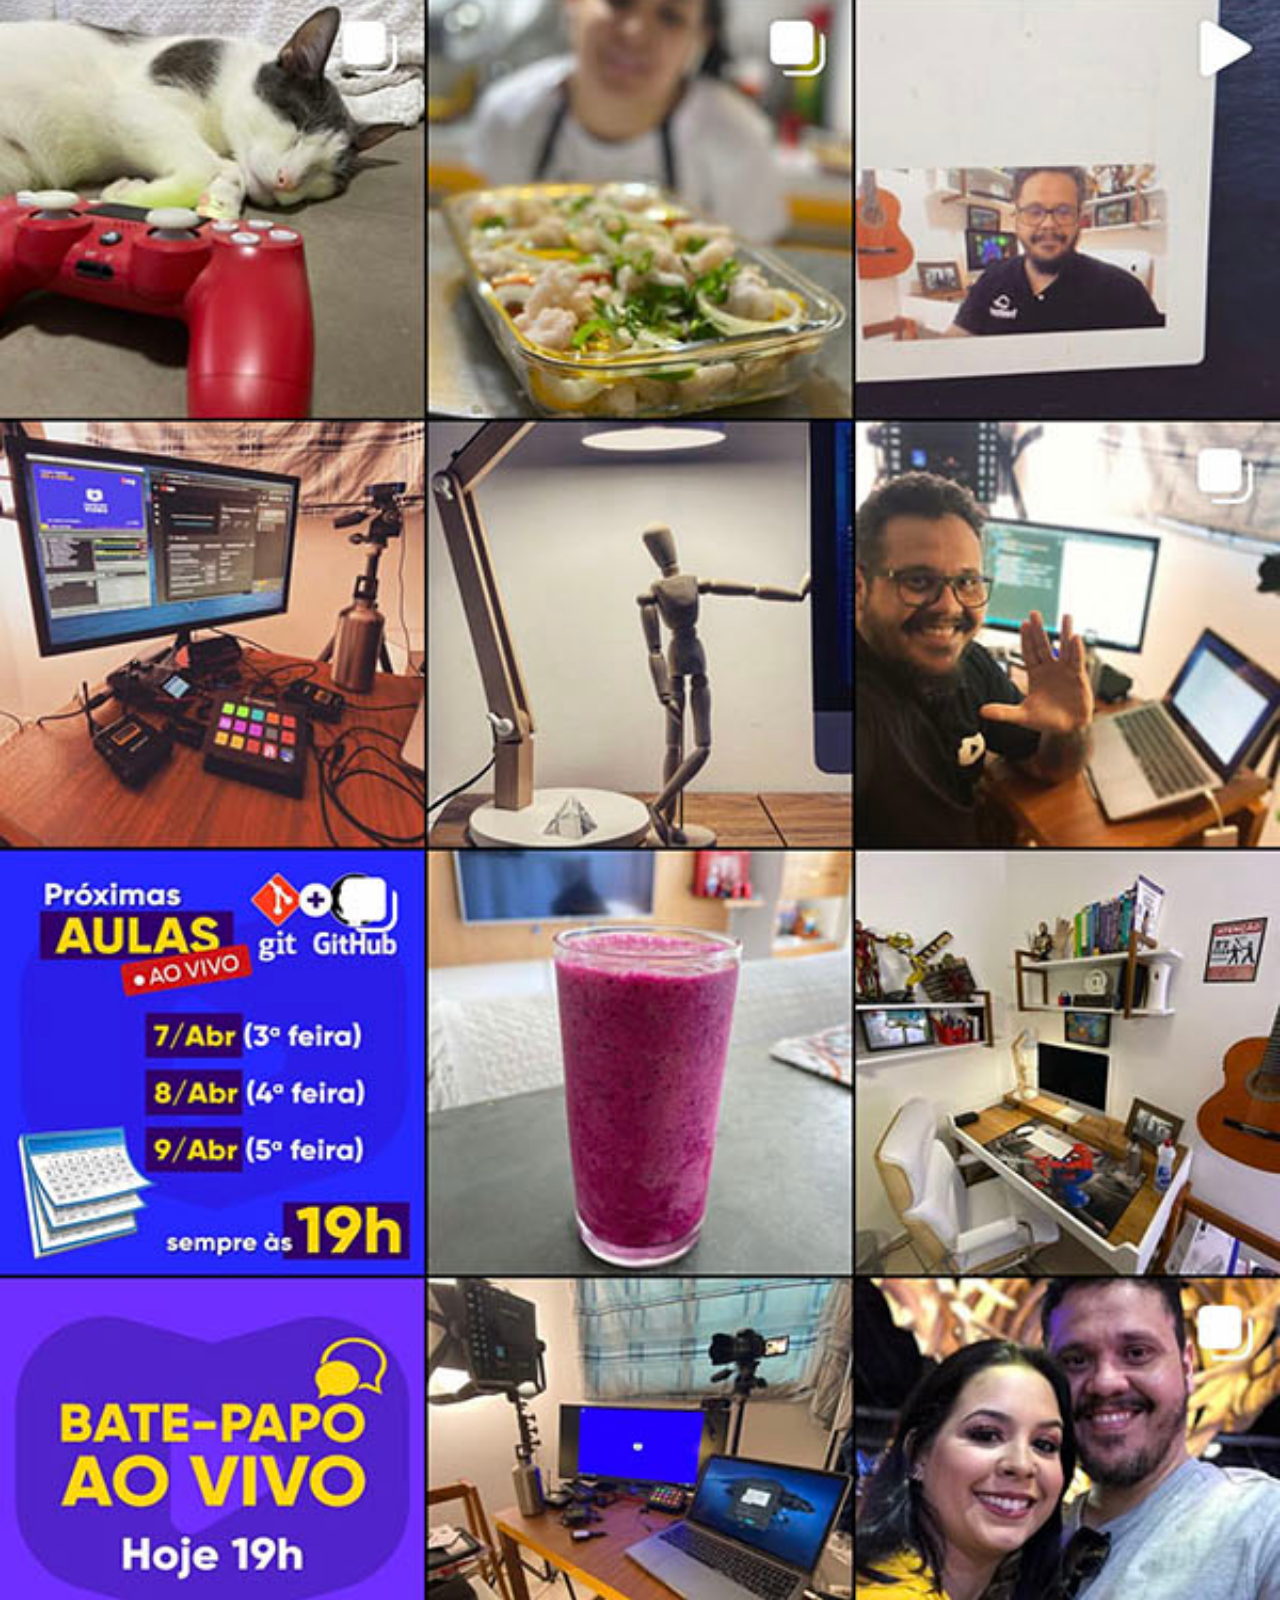
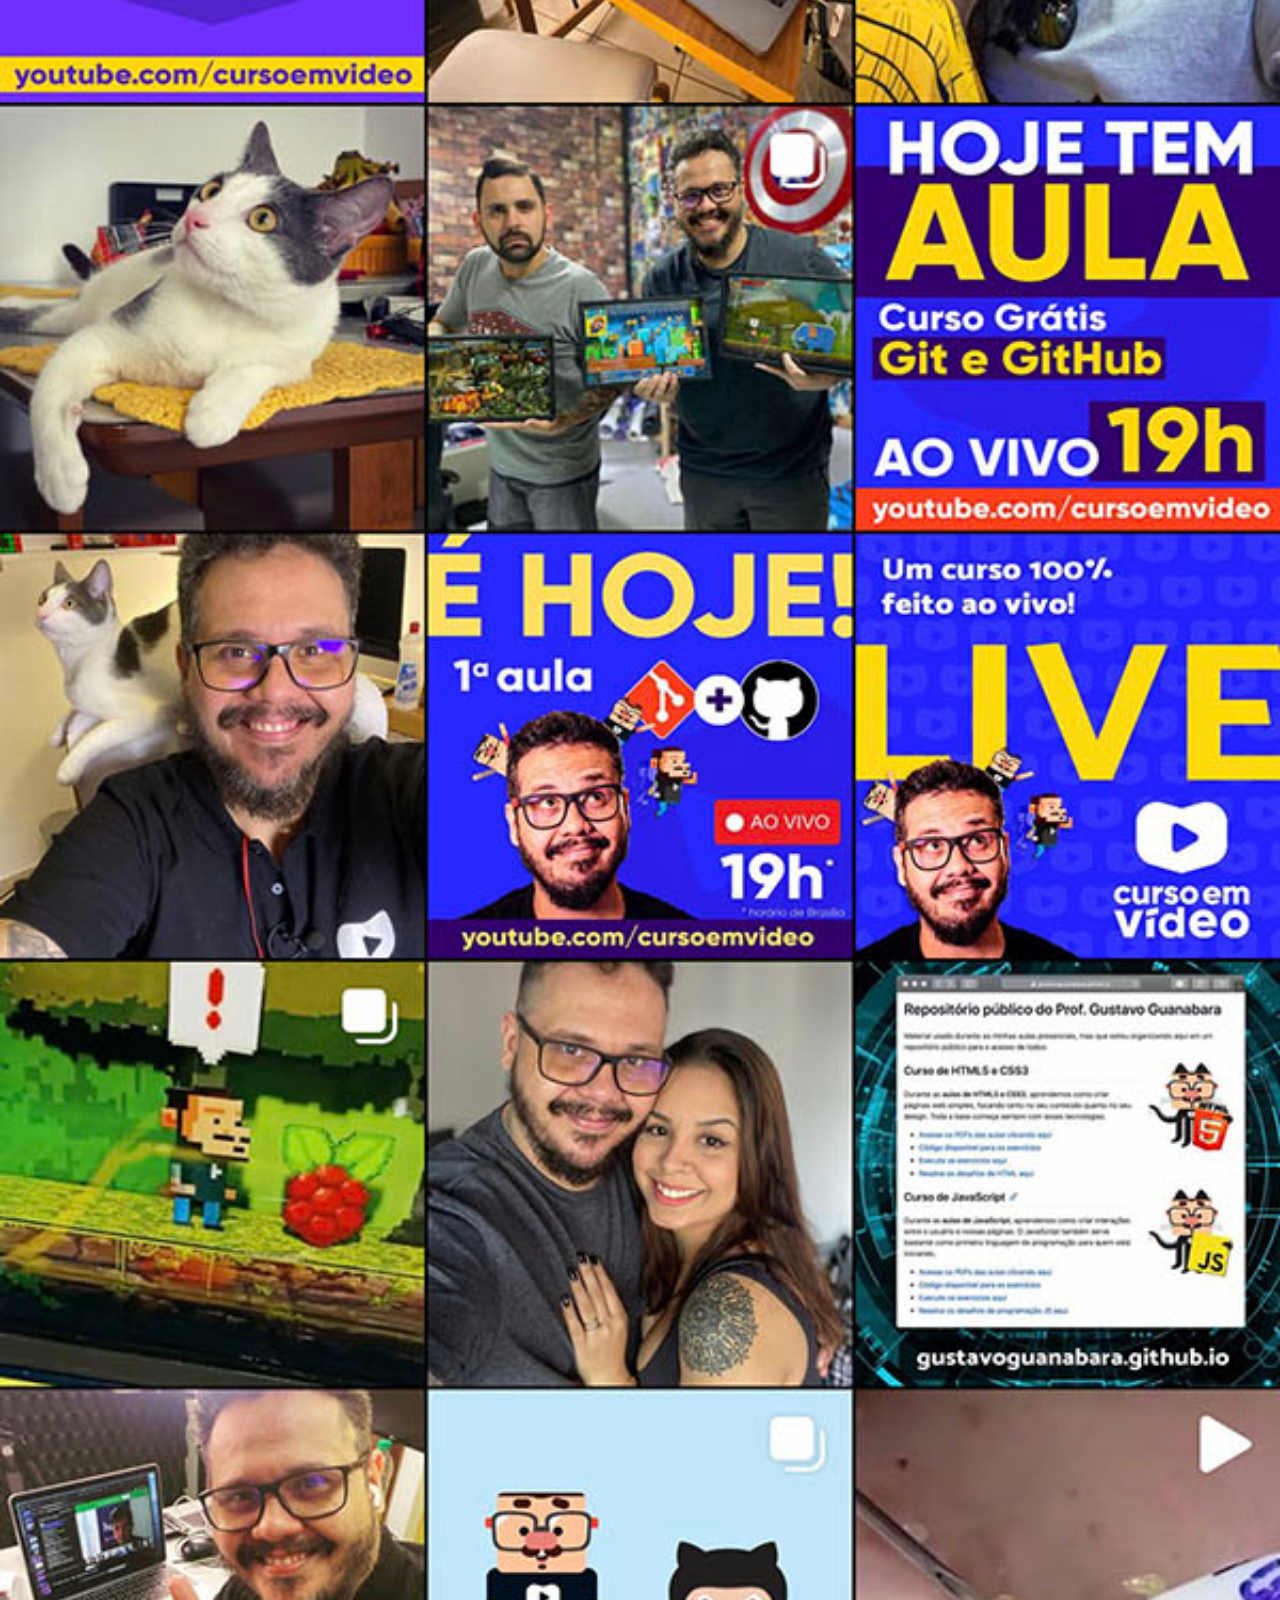
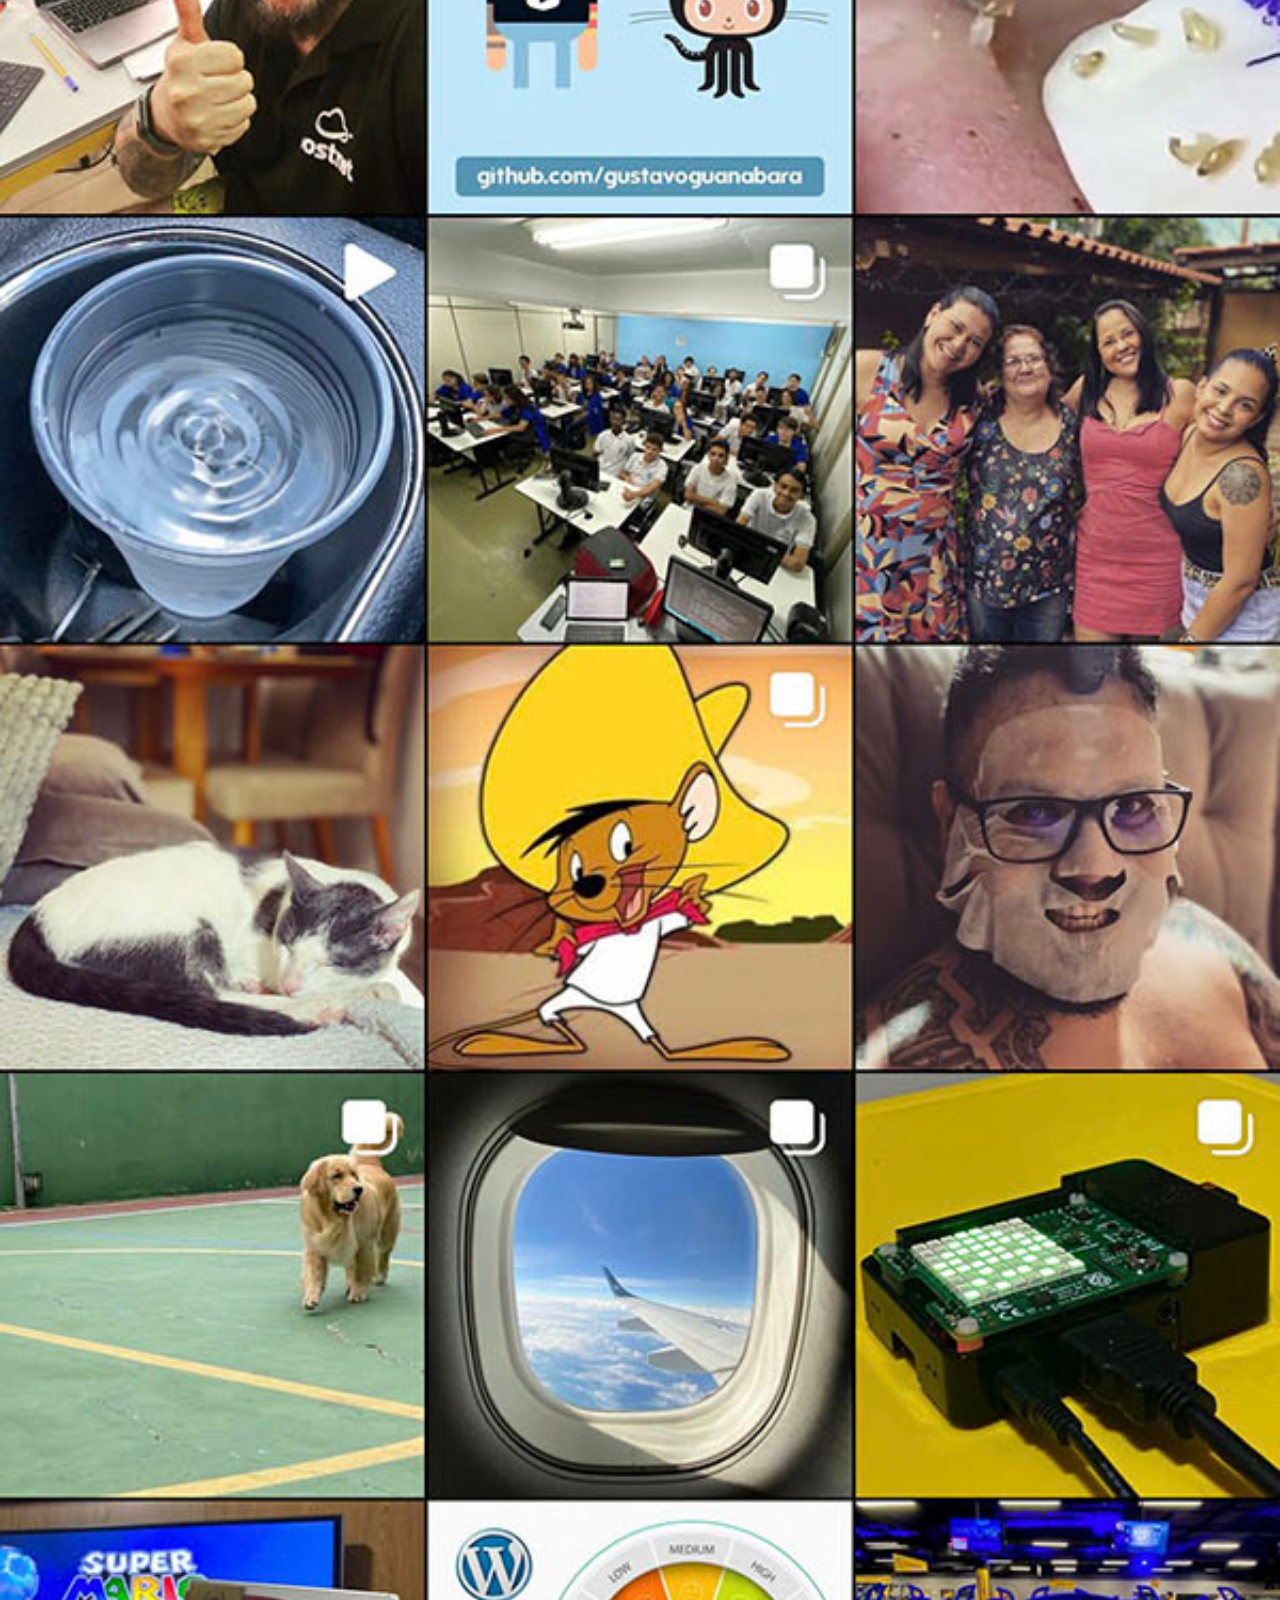
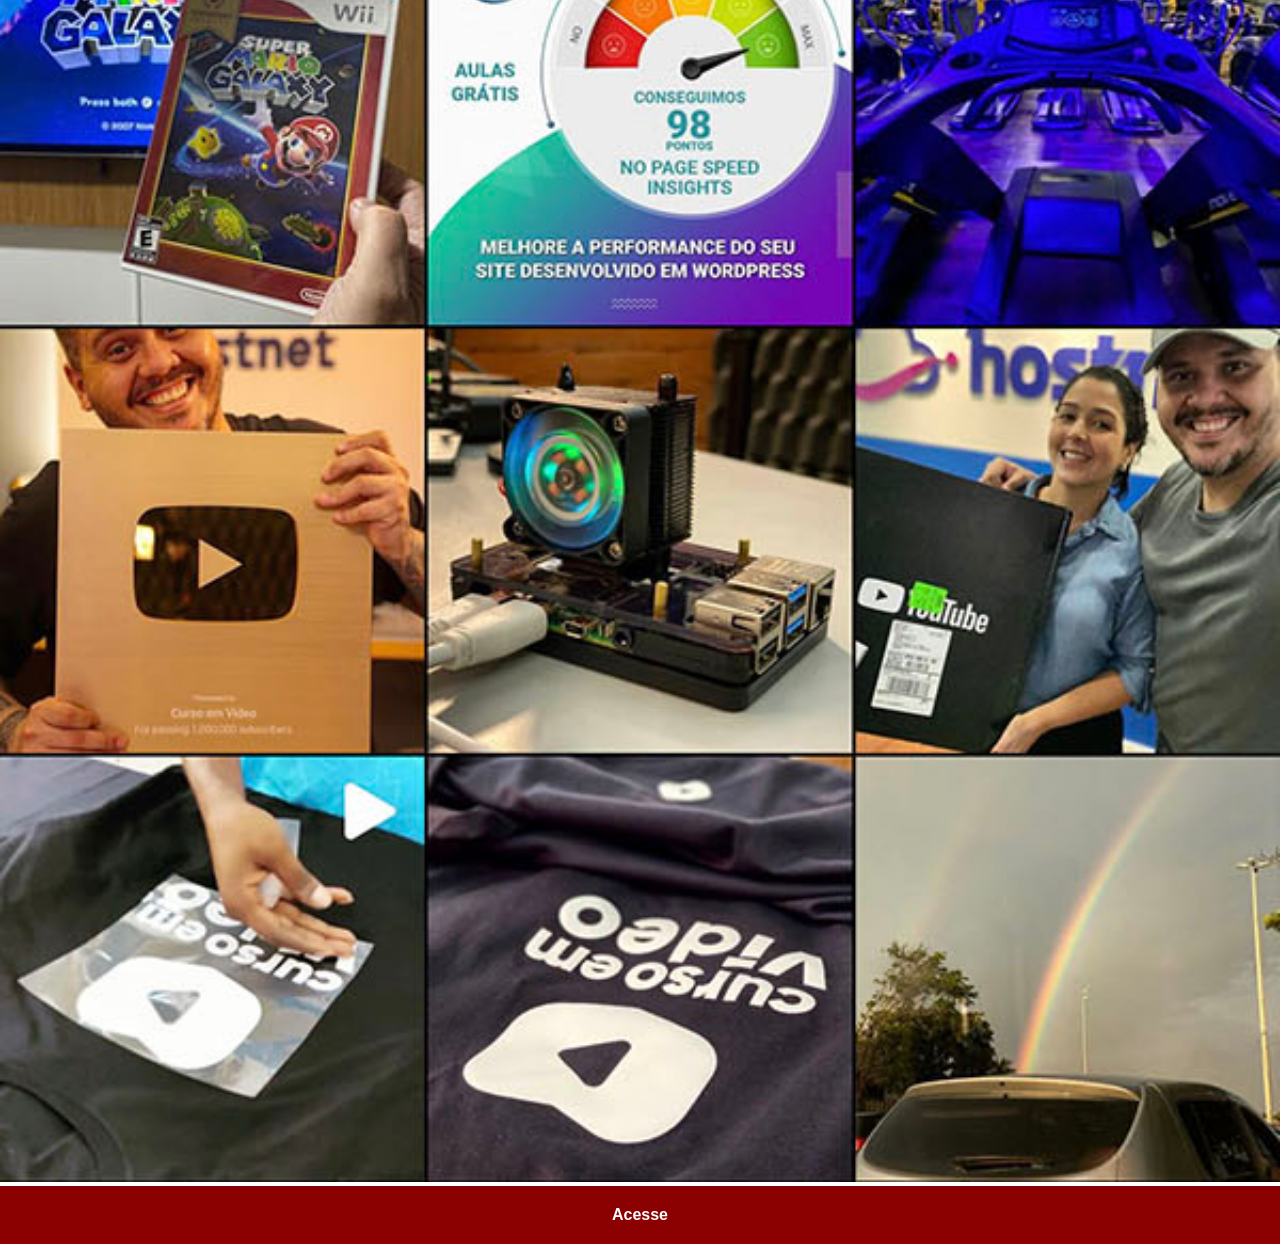
<file: instagram.html>
<!DOCTYPE html>
<html lang="pt-br">
<head>
    <meta charset="UTF-8">
    <meta http-equiv="X-UA-Compatible" content="IE=edge">
    <meta name="viewport" content="width=device-width, initial-scale=1.0">
    <link rel="stylesheet" href="estilos/social.css">
    <title>Instagram</title>
</head>
<body>
    <img src="imagens/tela-instagram.jpg" alt="Instagram">
    <a href="https://www.instagram.com/gustavoguanabara/" target="_blank">Acesse</a>
</body>
</html>
</file>
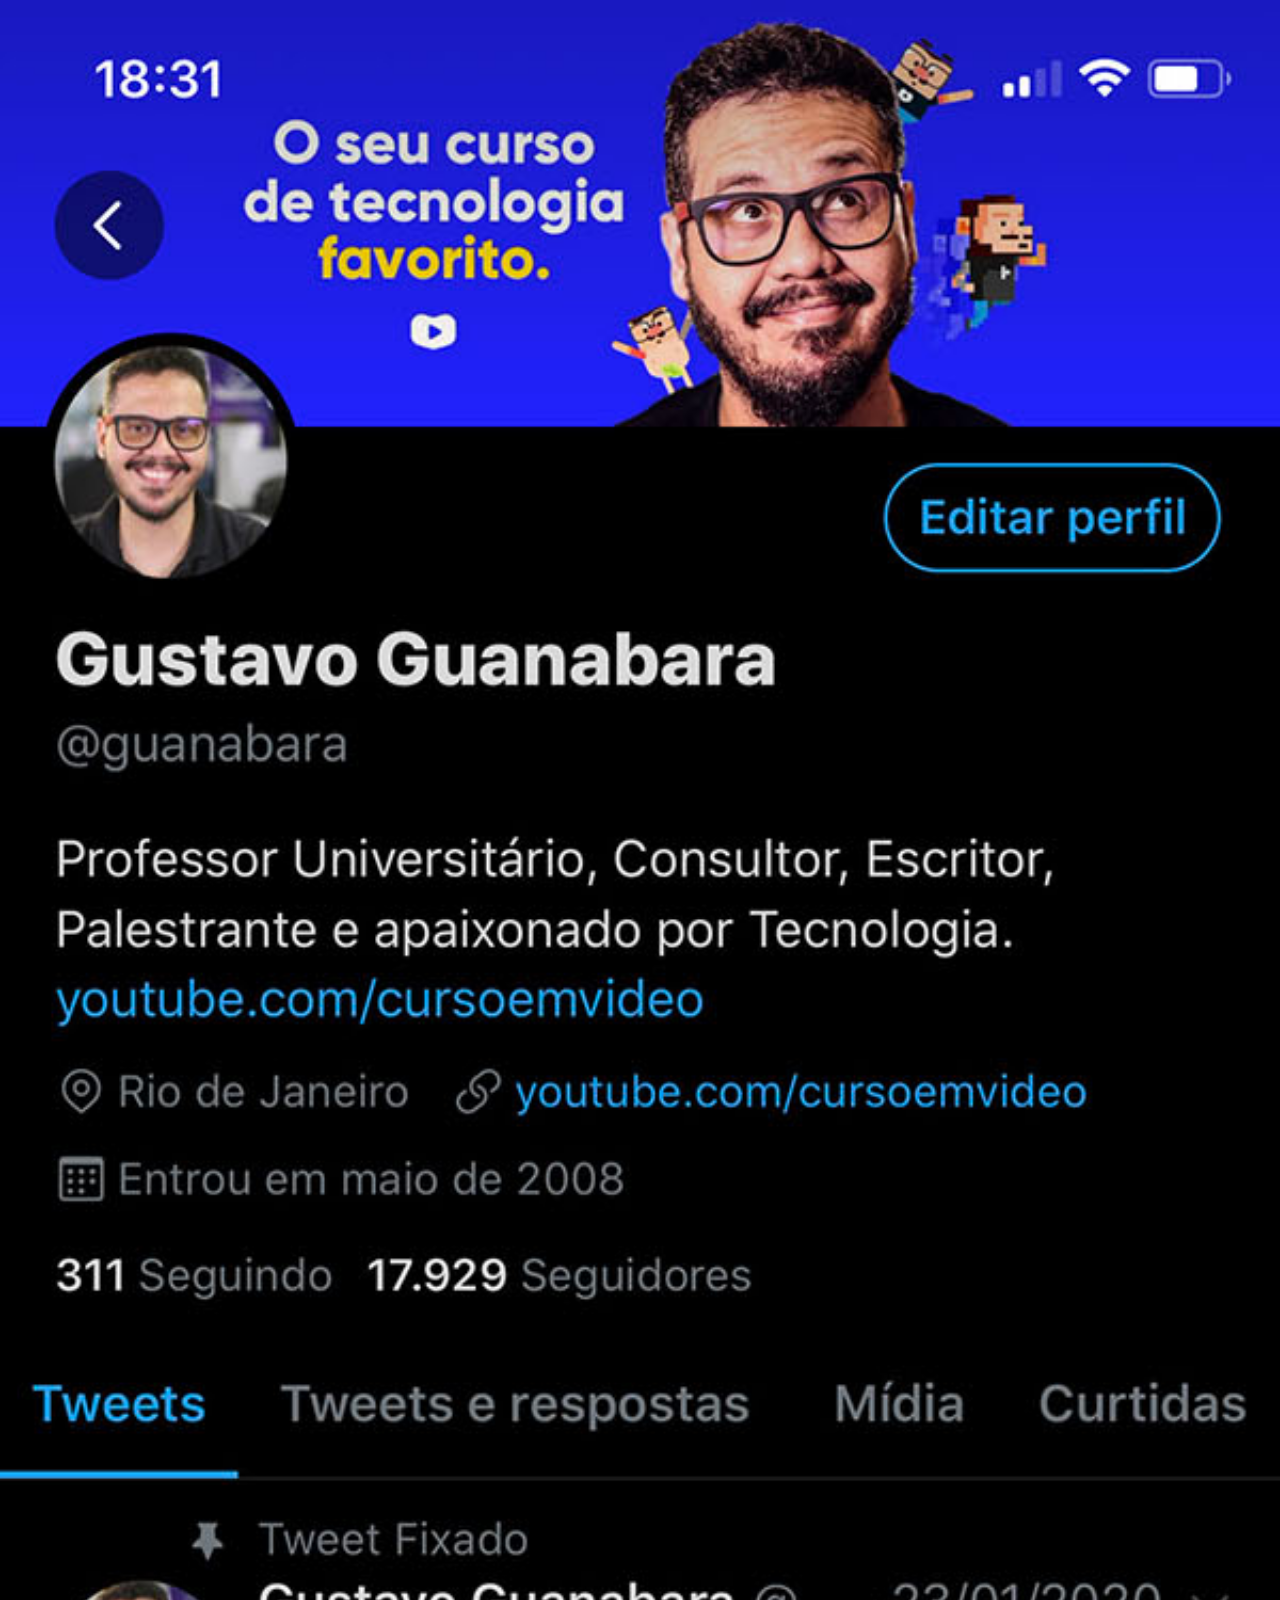
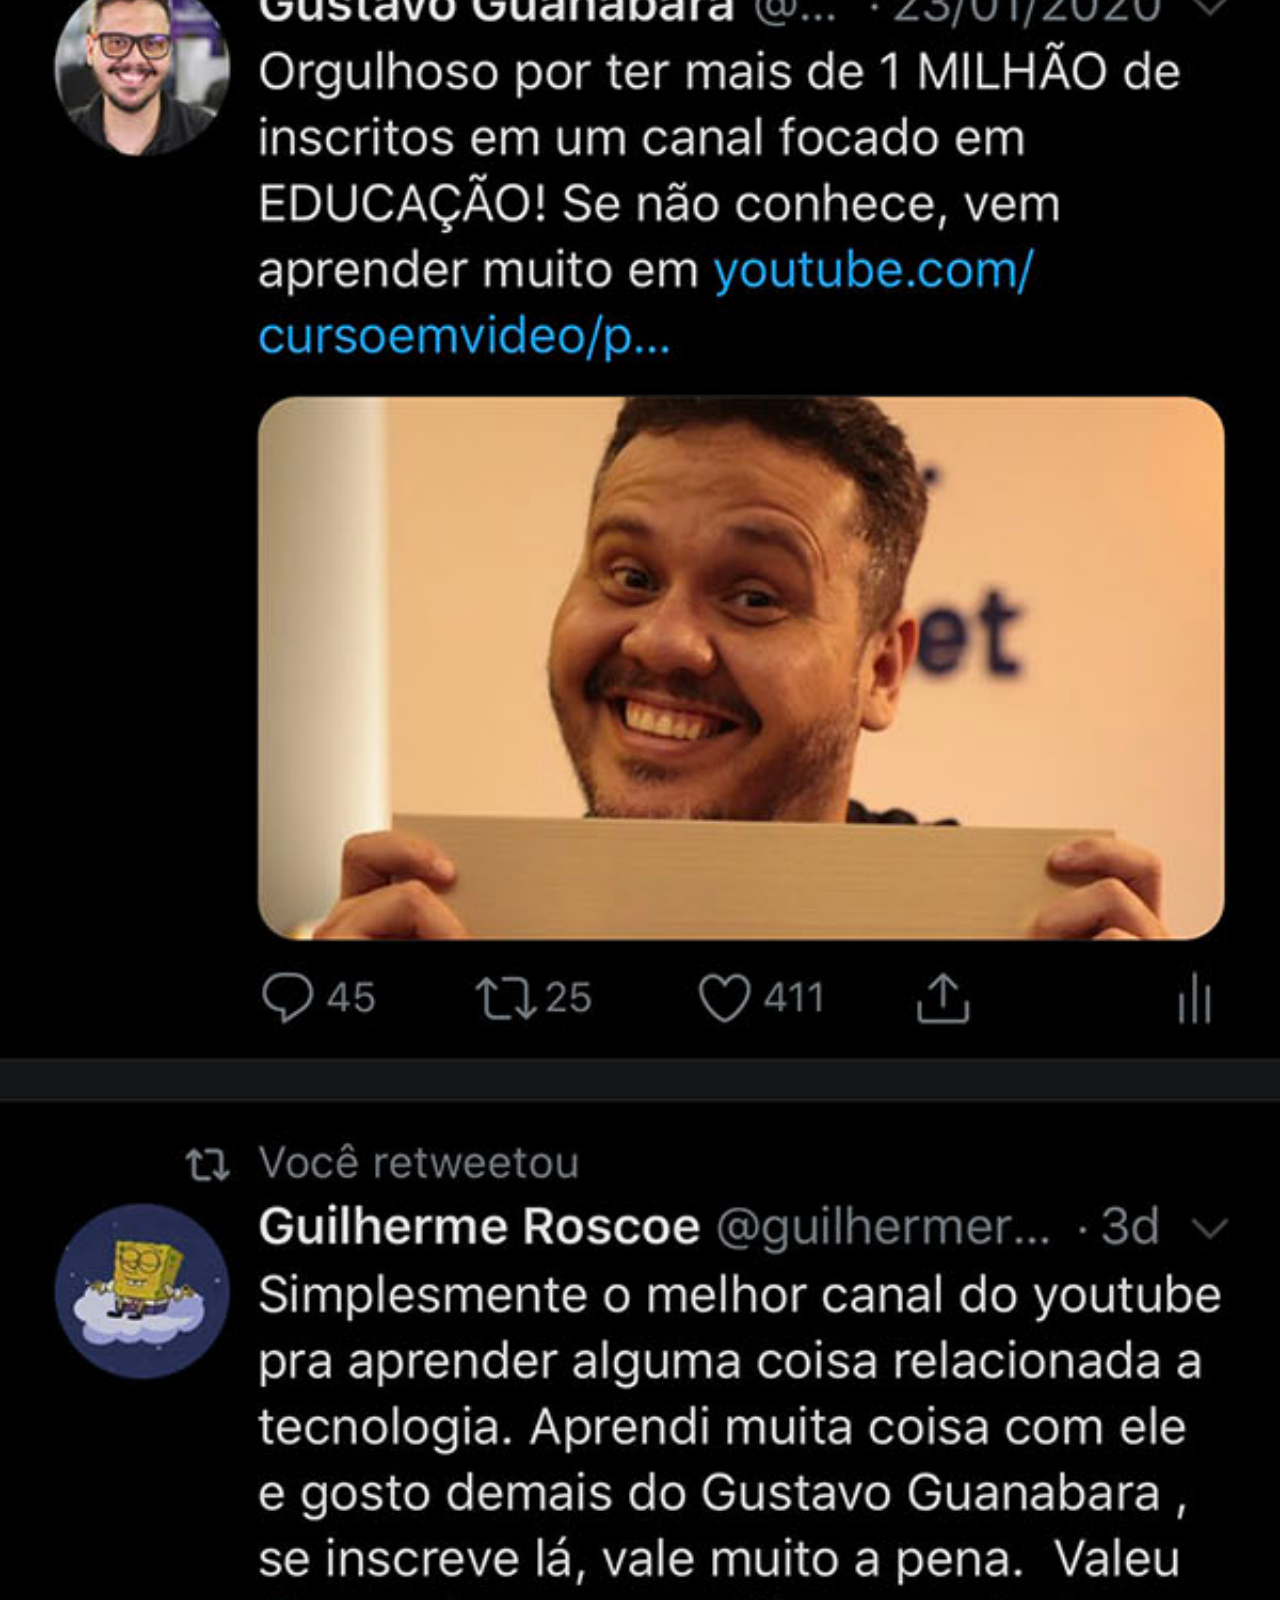
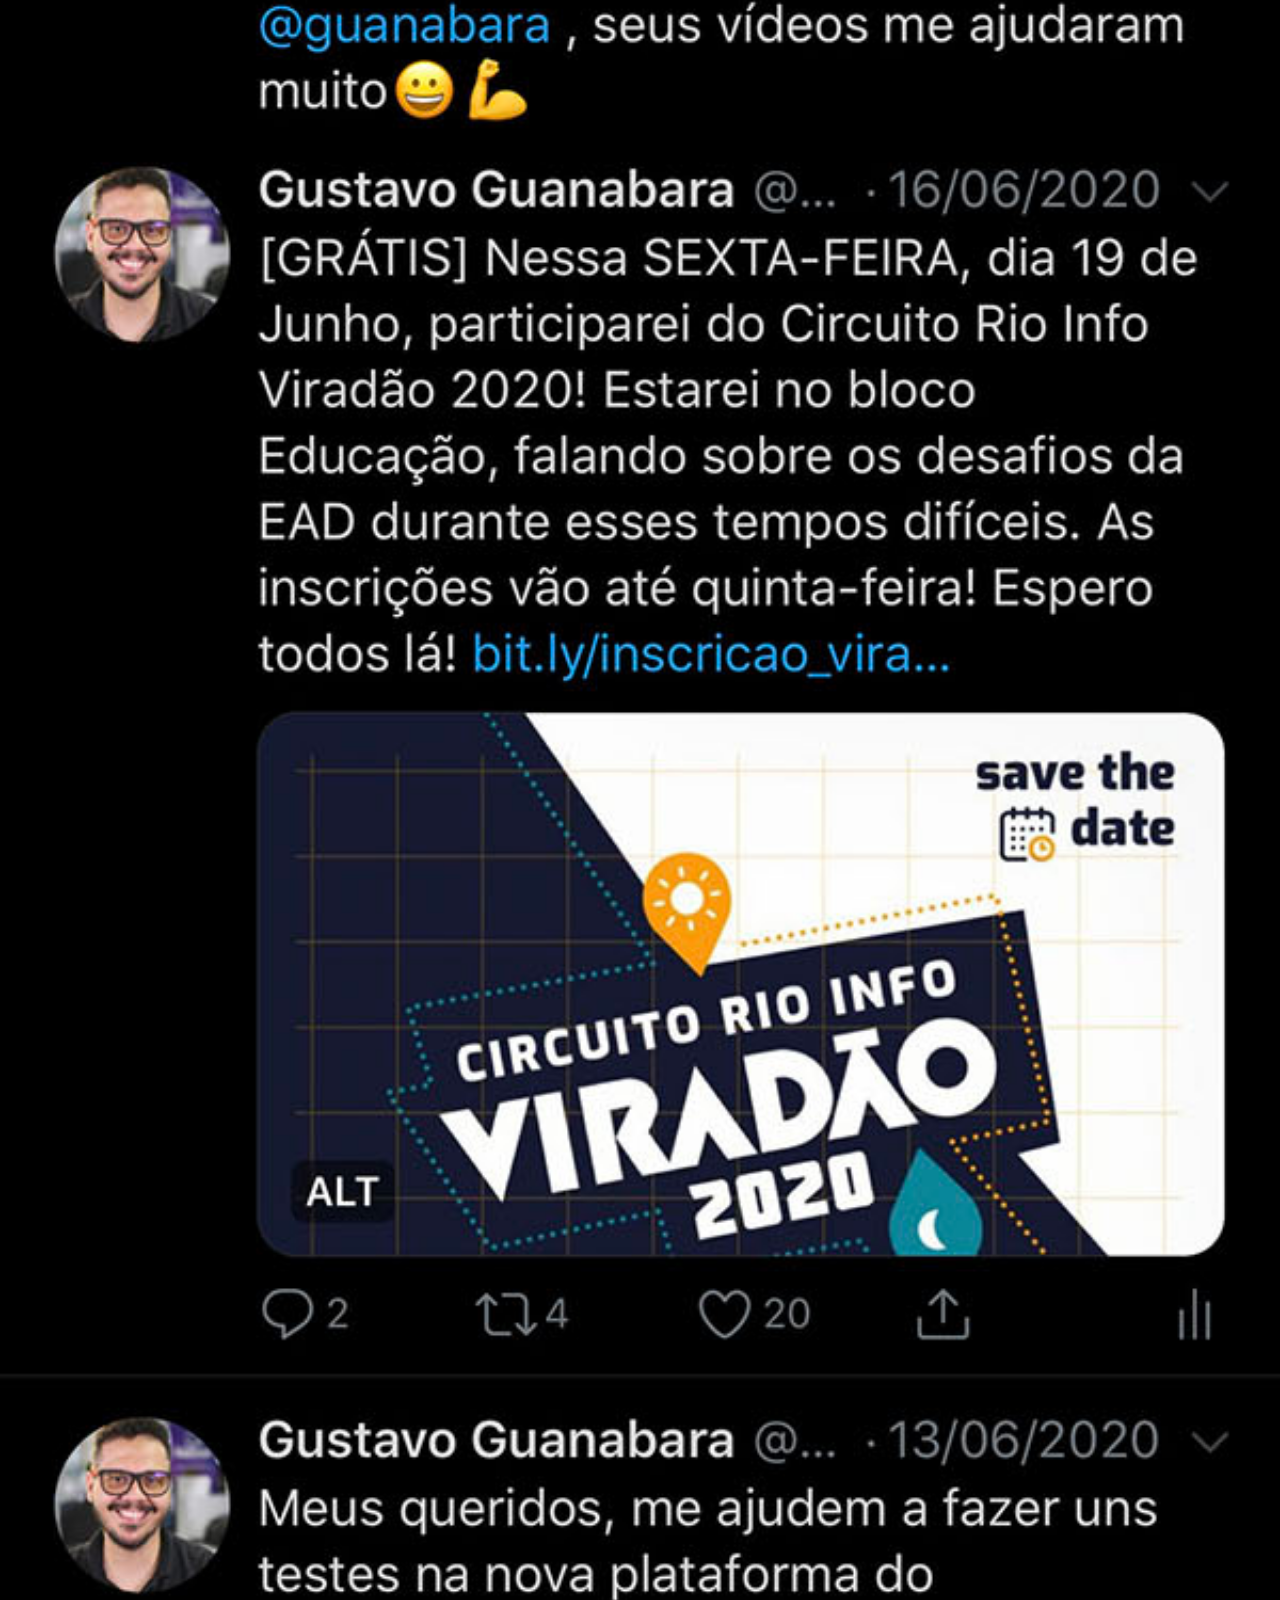
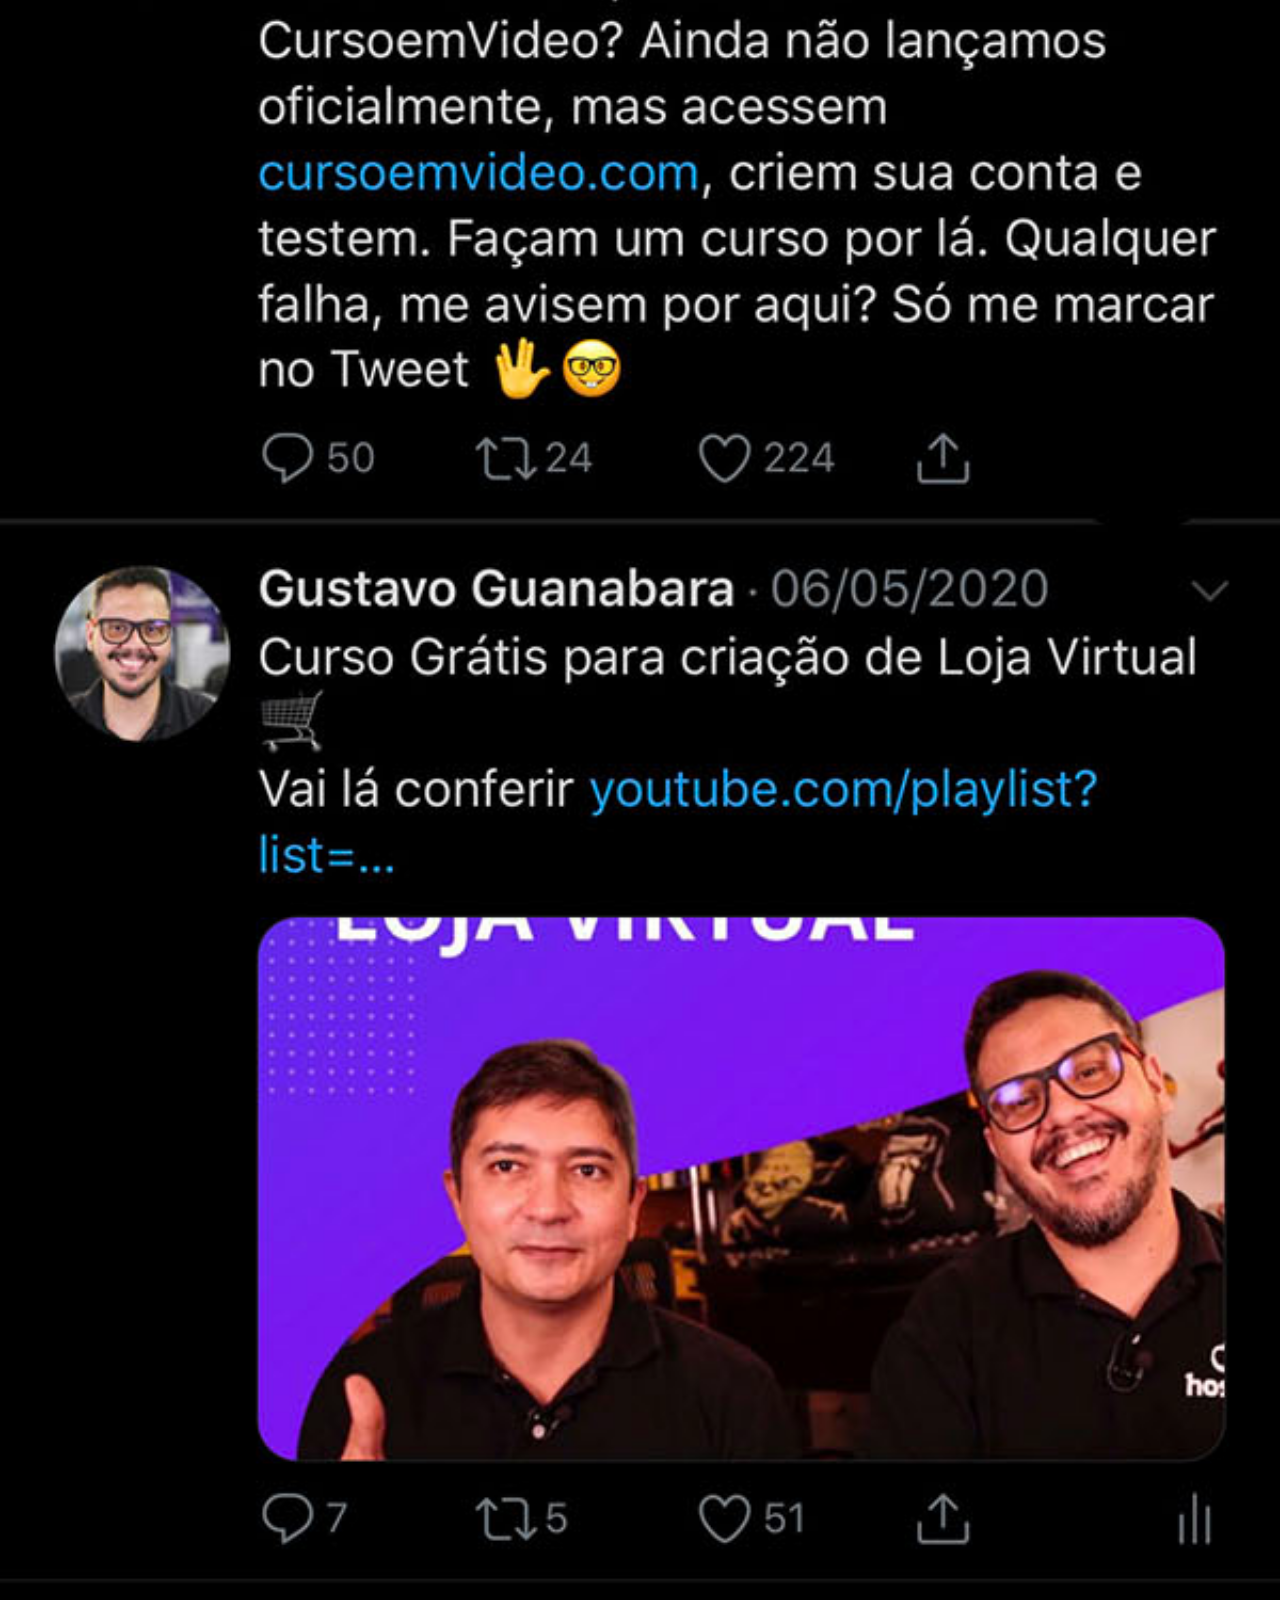
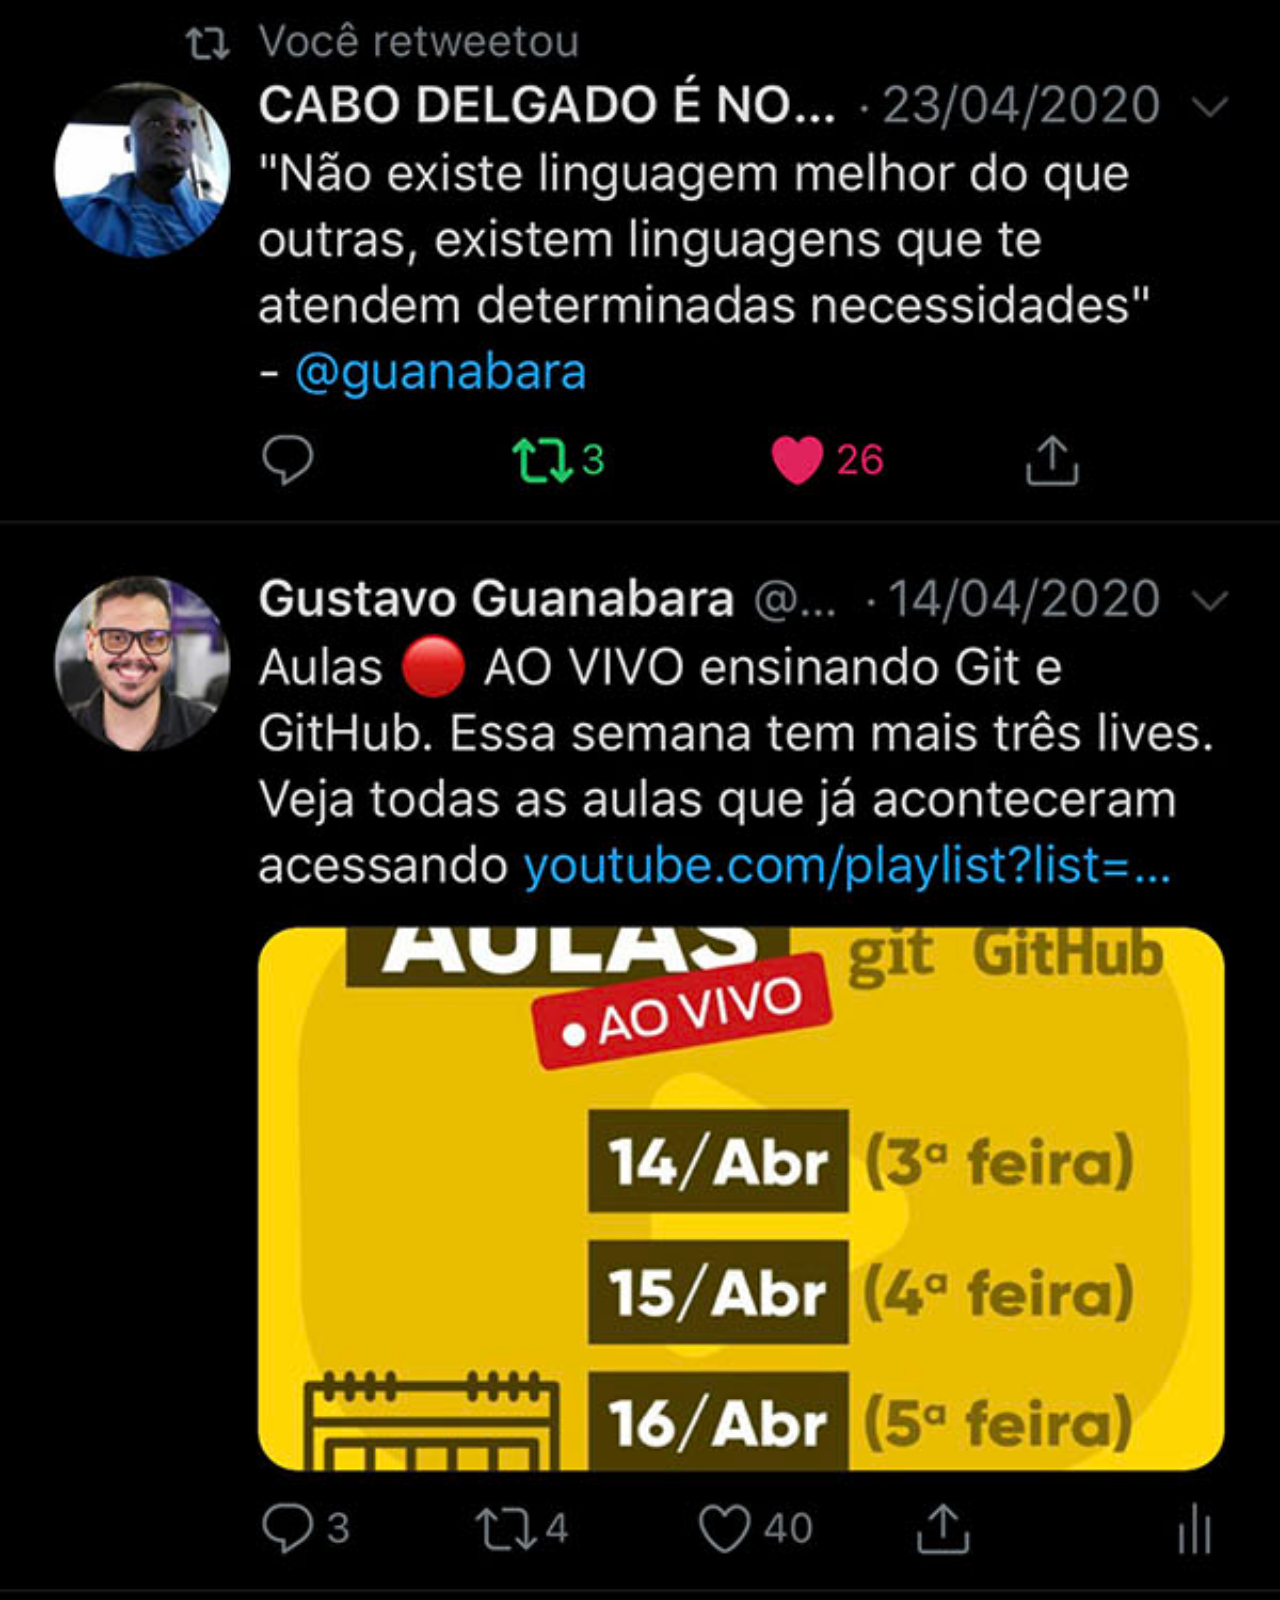
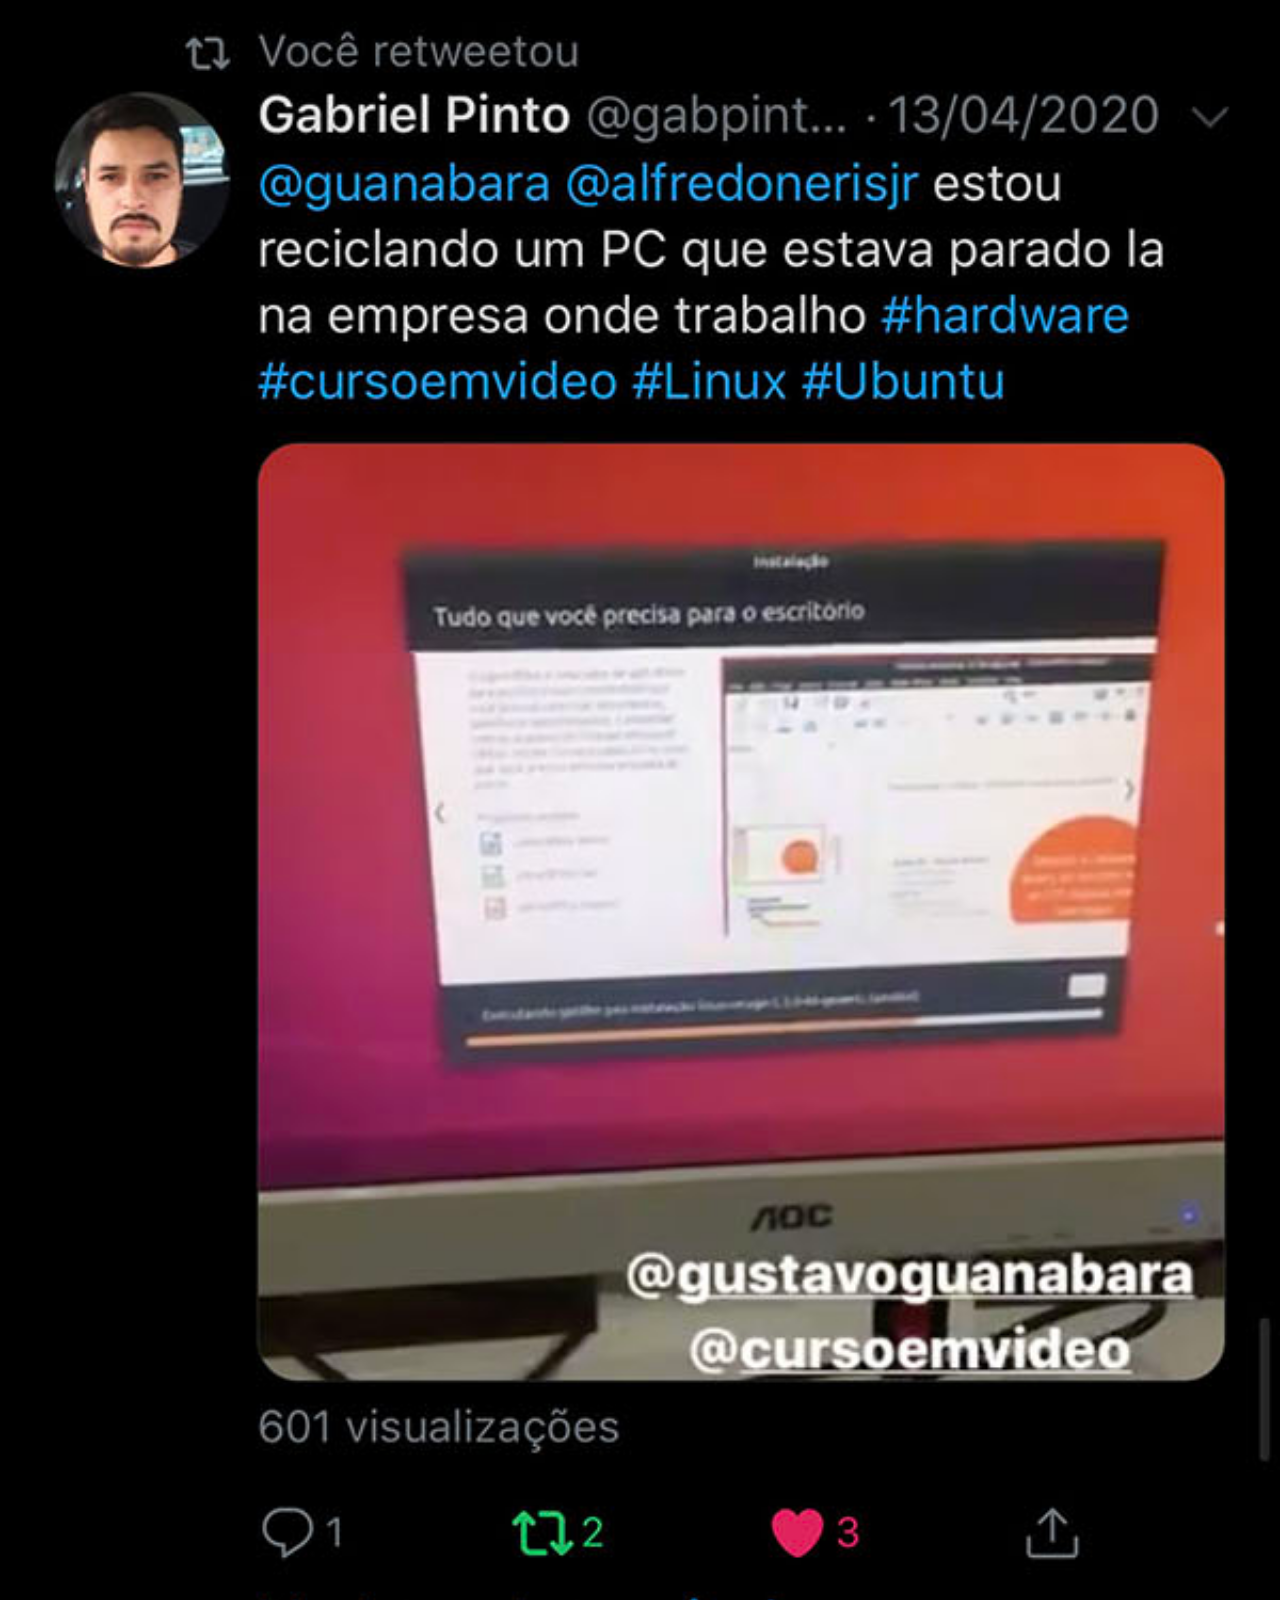
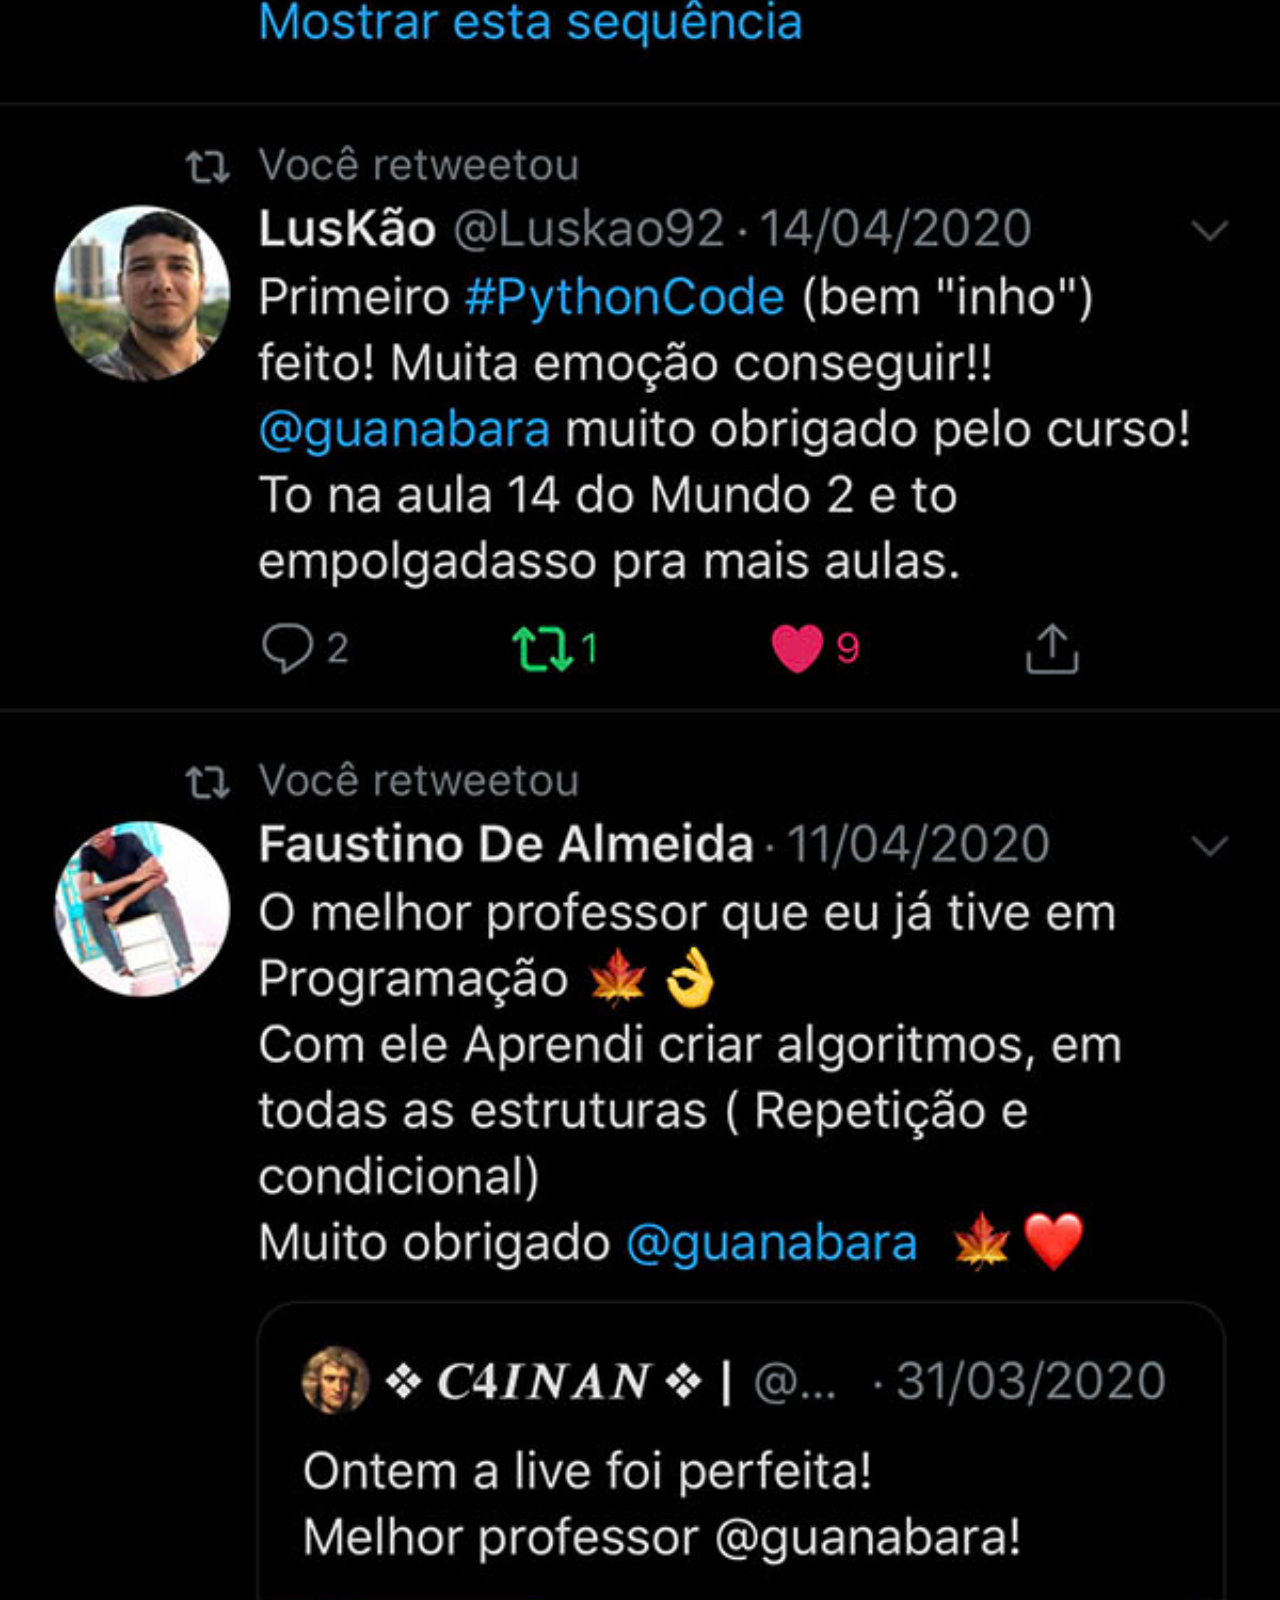
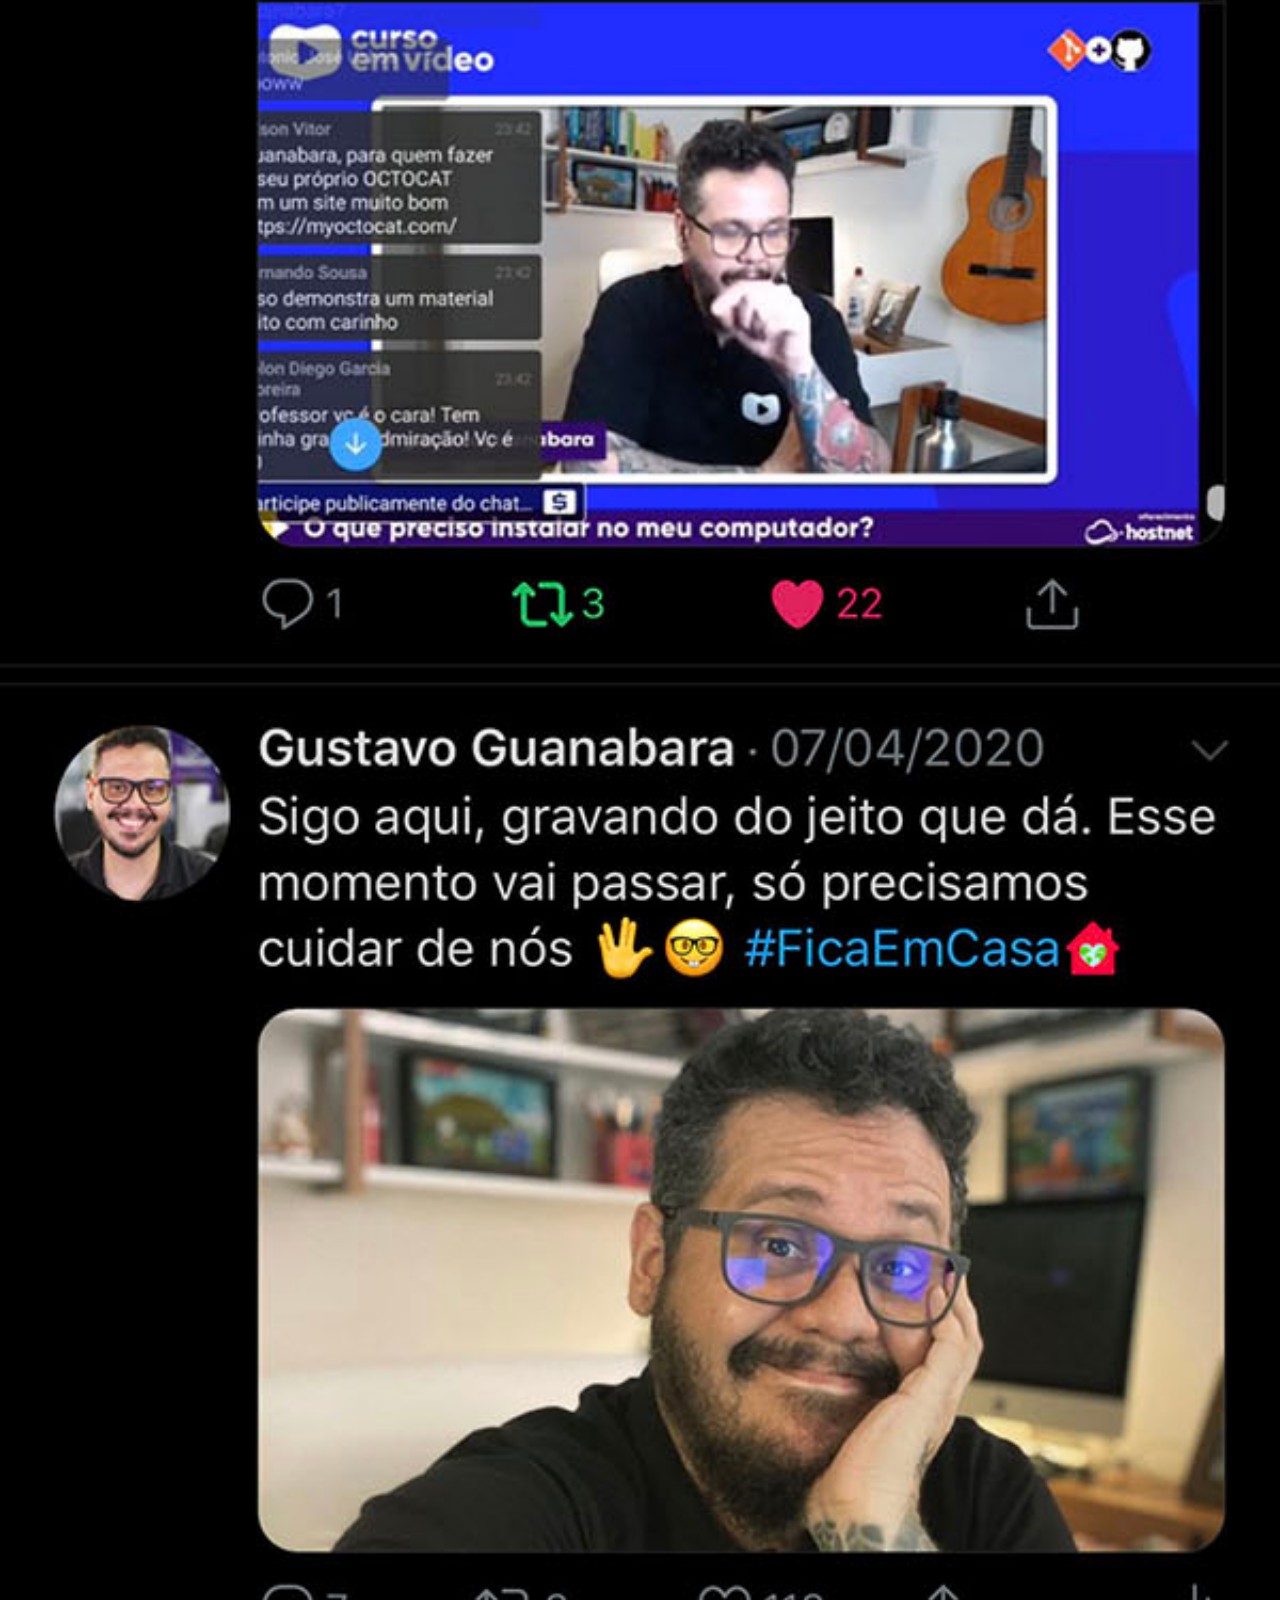
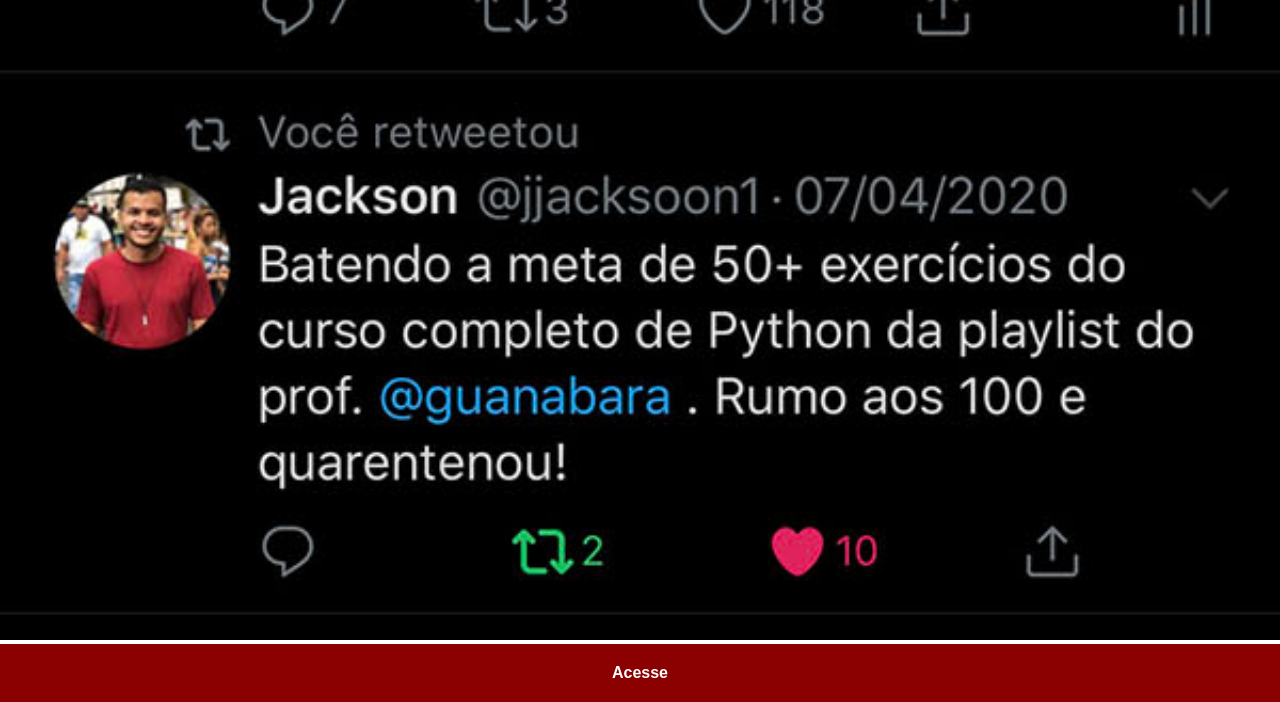
<file: twitter.html>
<!DOCTYPE html>
<html lang="pt-br">
<head>
    <meta charset="UTF-8">
    <meta http-equiv="X-UA-Compatible" content="IE=edge">
    <meta name="viewport" content="width=device-width, initial-scale=1.0">
    <link rel="stylesheet" href="estilos/social.css">
    <title>Twitter</title>
</head>
<body>
    <img src="imagens/tela-twitter.jpg" alt="Twitter">
    <a href="https://twitter.com/guanabara">Acesse</a>
</body>
</html>
</file>
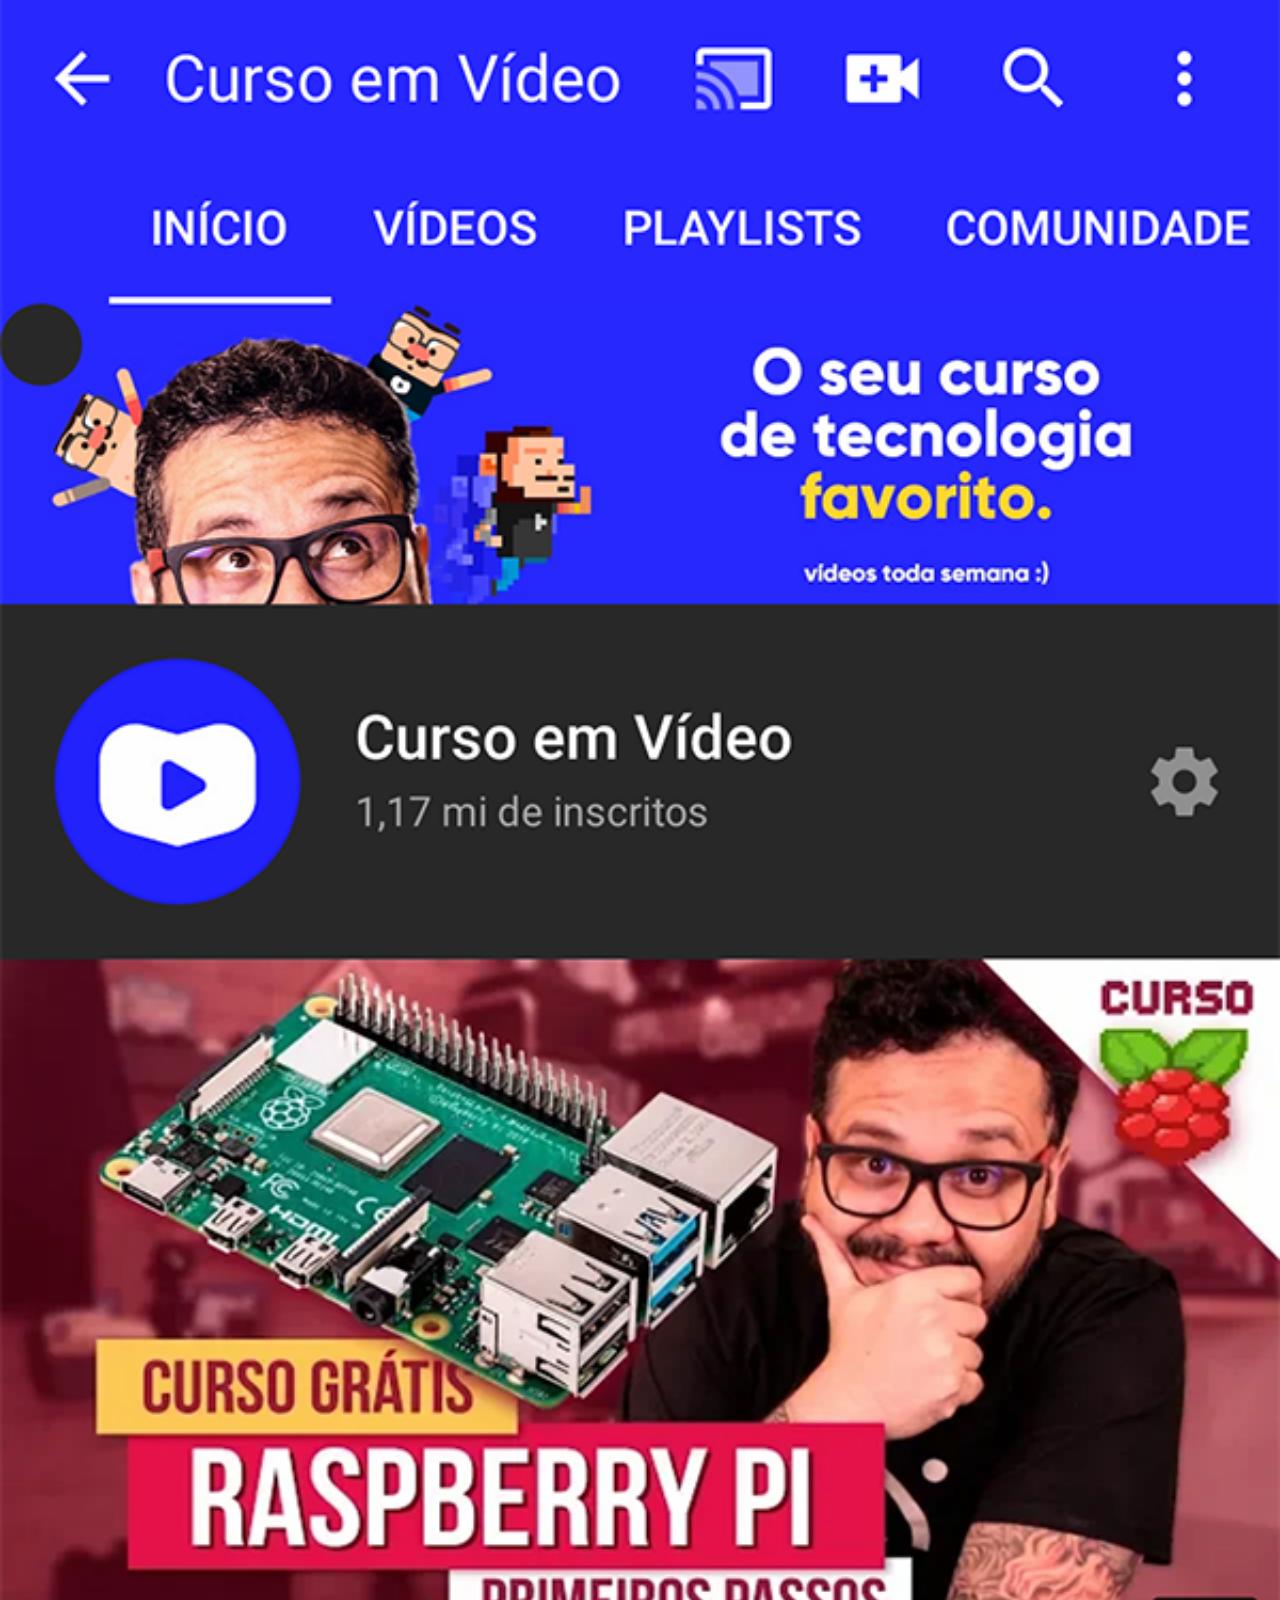
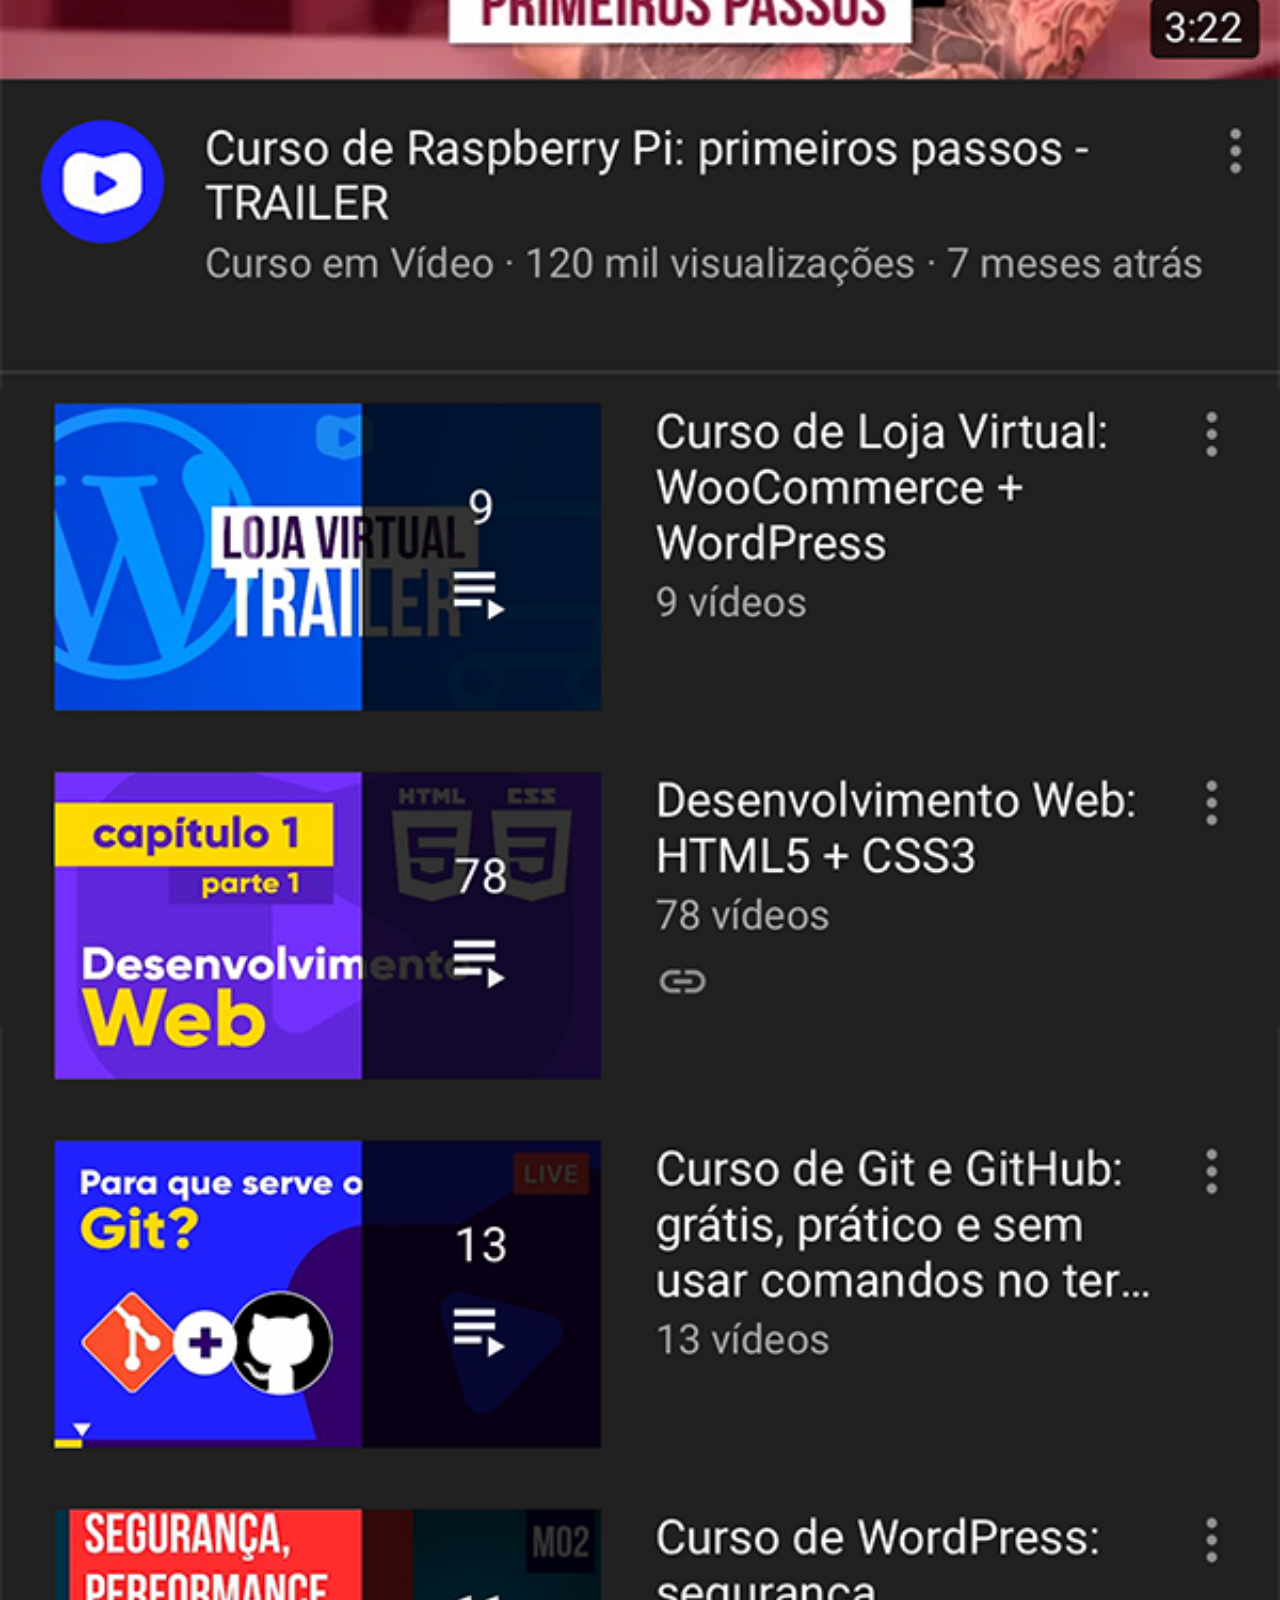
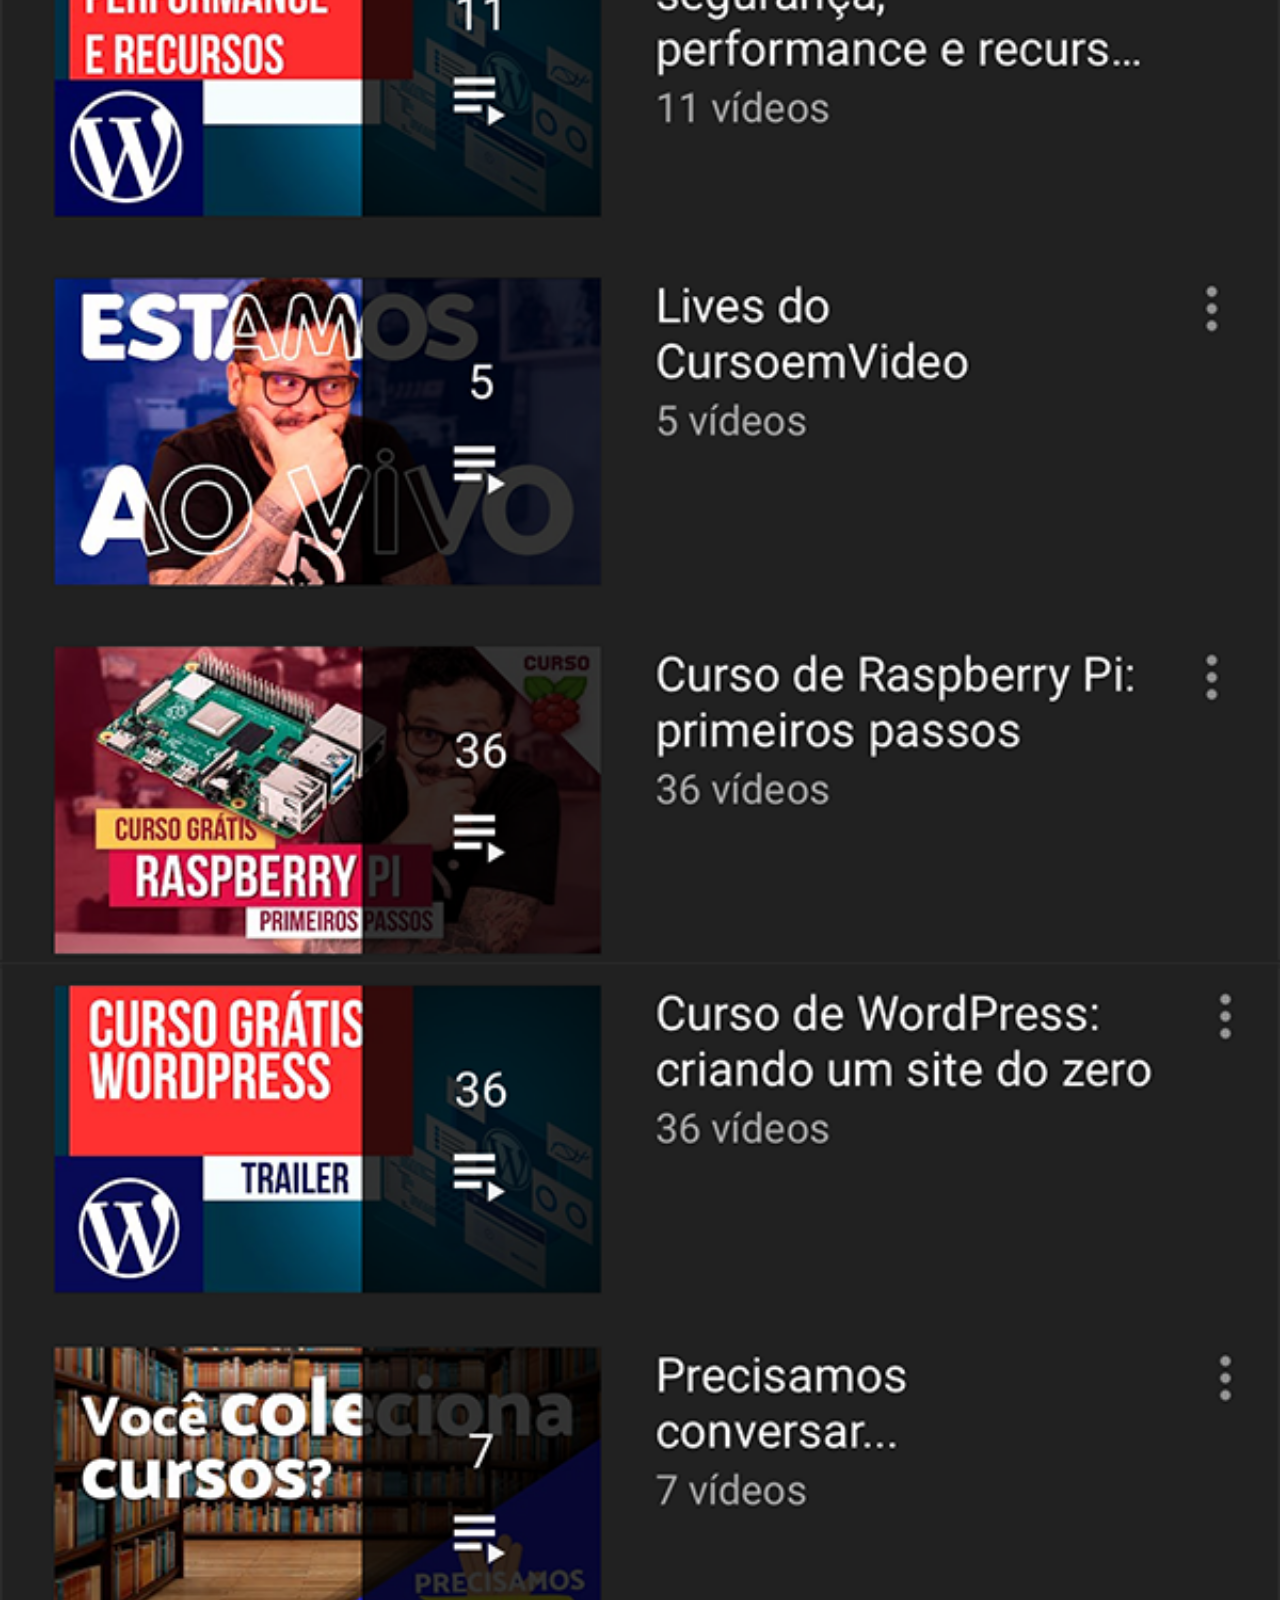
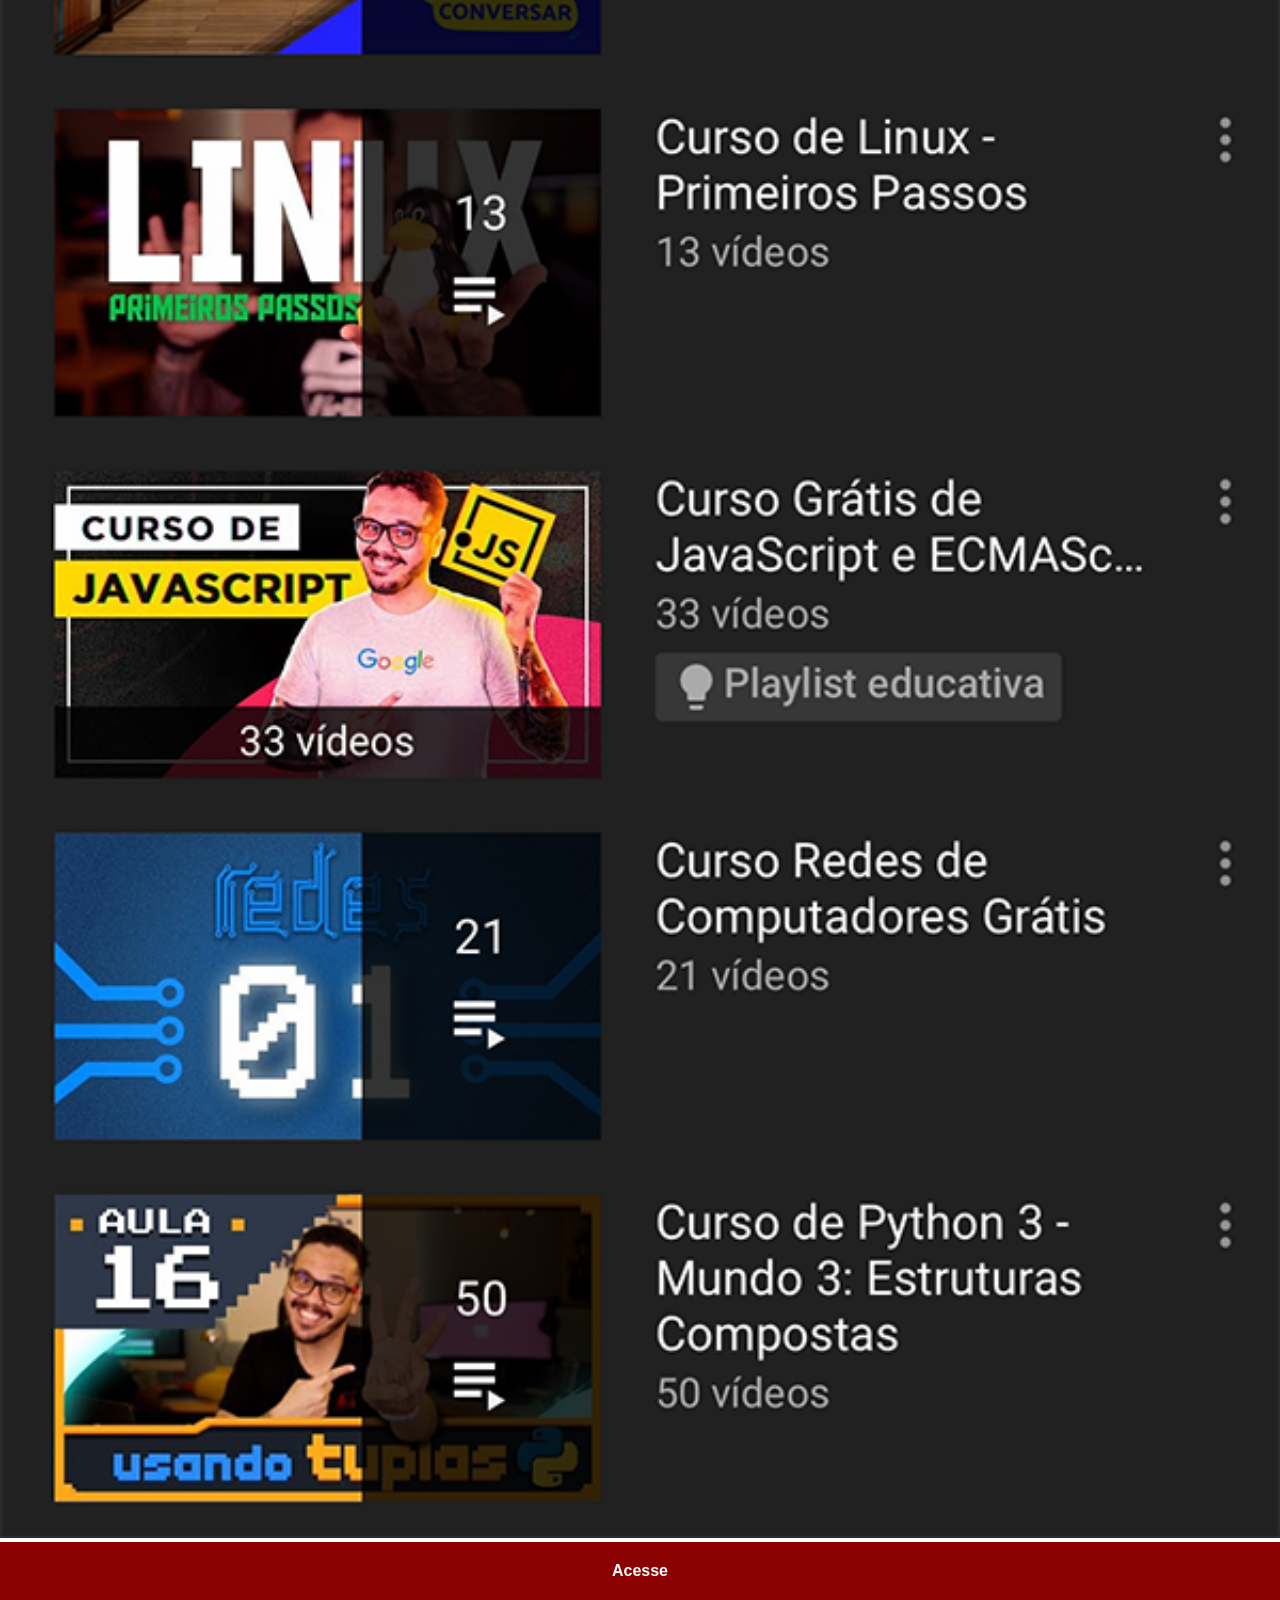
<file: youtube.html>
<!DOCTYPE html>
<html lang="pt-br">
<head>
    <meta charset="UTF-8">
    <meta http-equiv="X-UA-Compatible" content="IE=edge">
    <meta name="viewport" content="width=device-width, initial-scale=1.0">
    <title>Youtube</title>
    <link rel="stylesheet" href="estilos/social.css">
</head>
<body>
    <img src="imagens/tela-youtube.png" alt="Youtube">
    <a href="https://www.youtube.com/user/cursosemvideo/playlists" target="_blank">Acesse</a>
</body>
</html>
</file>
<file: estilos/style.css>
@charset "UTF-8";

* {
    margin: 0px;
    padding: 0px;
    font-family: Arial, Helvetica, sans-serif;
}

html, body {
    height: 98vh;
    width: 98vw;
    background-color: black;
    
}

body {
    background: url('../imagens/fundo-madeira.jpg') no-repeat top center;
    background-size: cover;
    background-attachment: fixed;
}

main {    
    position: relative;
    height: 100vh;
}

section#telefone {
    position: absolute;
    top: 50%;
    left: 50%;
    transform: translate(-50%, -50%);

    height: 627px;
    width: 311px;

    background: url('../imagens/frame-iphone.png') no-repeat;
}

iframe#tela {
    position: relative;
    top: 80px;
    left: 22px;
    width: 267px;
    height: 471px;
}

section#redes-sociais {
    text-align: right;
}

section#redes-sociais img {
    width: 60px;
    margin: 10px;
    border-radius: 50%;
    box-shadow: 2px 2px 5px rgba(0, 0, 0, 0.400);
    box-sizing: border-box;
}

section#redes-sociais img:hover {
    border: 2px solid rgba(255, 255, 255, 0.637);
    transform: translate(-3px, -3px);
    box-shadow: 5px 5px 10px rgba(0, 0, 0, 0.616);
    transition: transform .4s; 
}
</file>
<file: estilos/social.css>
* {
    margin: 0px;
    padding: 0px;
    font-family: Arial, Helvetica, sans-serif;
}

::-webkit-scrollbar {
    width: 0px;
    height: 0px;
}

img {
    width: 100vw;

}

a {
    display: block;
    background-color: darkred;
    color: white;
    padding: 20px;
    text-align: center;
    font-weight: bolder;
    text-decoration: none;
}

a:hover {
    background-color: red;
}
</file>
